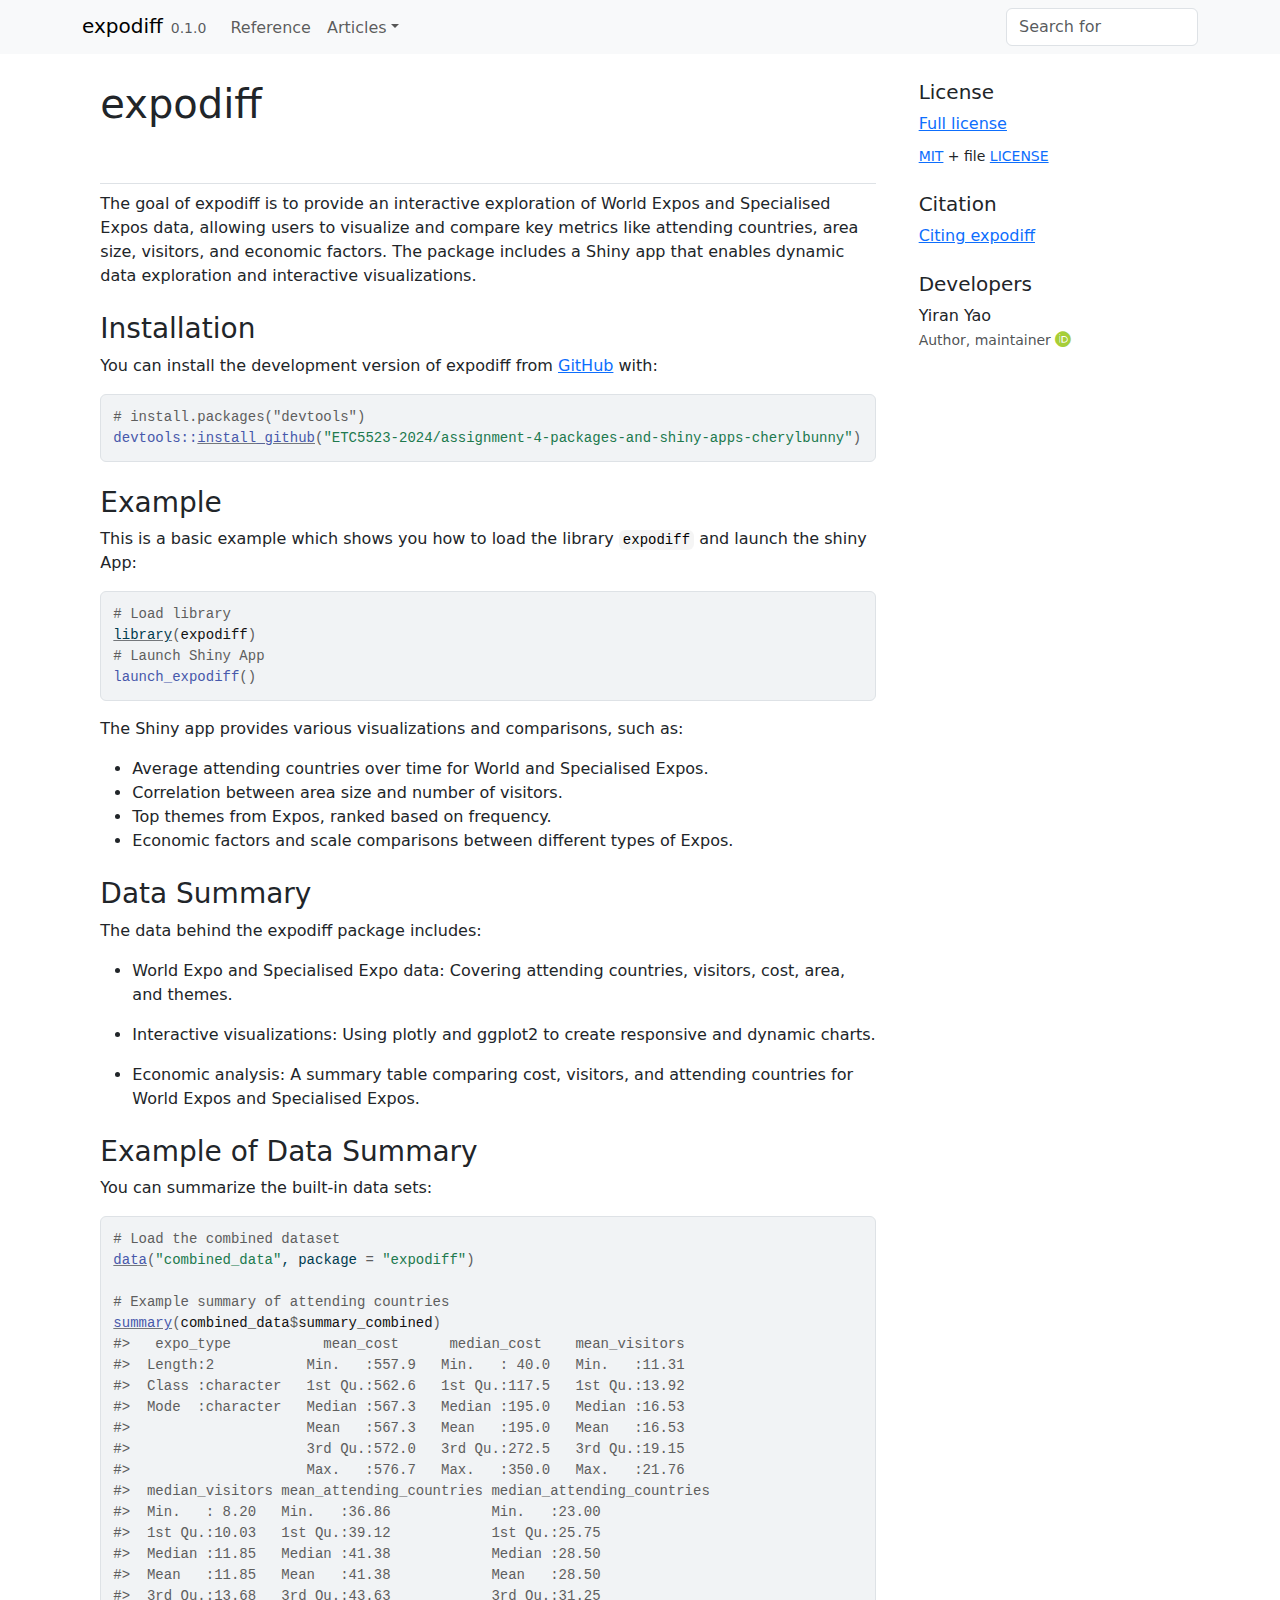
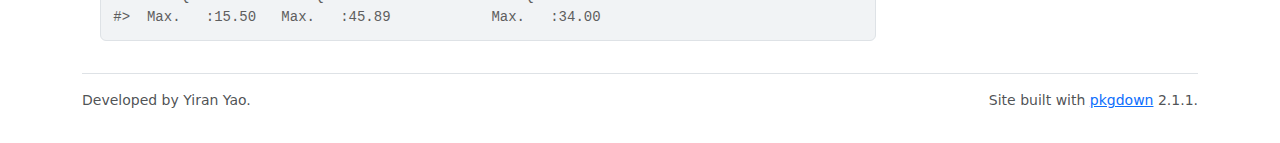
<file: docs/index.html>
<!DOCTYPE html>
<!-- Generated by pkgdown: do not edit by hand --><html lang="en">
<head>
<meta http-equiv="Content-Type" content="text/html; charset=UTF-8">
<meta charset="utf-8">
<meta http-equiv="X-UA-Compatible" content="IE=edge">
<meta name="viewport" content="width=device-width, initial-scale=1, shrink-to-fit=no">
<title>Package for Exploring World Expos and Specialised Expo data • expodiff</title>
<script src="deps/jquery-3.6.0/jquery-3.6.0.min.js"></script><meta name="viewport" content="width=device-width, initial-scale=1, shrink-to-fit=no">
<link href="deps/bootstrap-5.3.1/bootstrap.min.css" rel="stylesheet">
<script src="deps/bootstrap-5.3.1/bootstrap.bundle.min.js"></script><link href="deps/font-awesome-6.4.2/css/all.min.css" rel="stylesheet">
<link href="deps/font-awesome-6.4.2/css/v4-shims.min.css" rel="stylesheet">
<script src="deps/headroom-0.11.0/headroom.min.js"></script><script src="deps/headroom-0.11.0/jQuery.headroom.min.js"></script><script src="deps/bootstrap-toc-1.0.1/bootstrap-toc.min.js"></script><script src="deps/clipboard.js-2.0.11/clipboard.min.js"></script><script src="deps/search-1.0.0/autocomplete.jquery.min.js"></script><script src="deps/search-1.0.0/fuse.min.js"></script><script src="deps/search-1.0.0/mark.min.js"></script><!-- pkgdown --><script src="pkgdown.js"></script><meta property="og:title" content="Package for Exploring World Expos and Specialised Expo data">
<meta name="description" content="This package includes a dataset of world expos and specialised expo, along with a Shiny app to explore the data.">
<meta property="og:description" content="This package includes a dataset of world expos and specialised expo, along with a Shiny app to explore the data.">
</head>
<body>
    <a href="#main" class="visually-hidden-focusable">Skip to contents</a>


    <nav class="navbar navbar-expand-lg fixed-top bg-light" data-bs-theme="light" aria-label="Site navigation"><div class="container">

    <a class="navbar-brand me-2" href="index.html">expodiff</a>

    <small class="nav-text text-muted me-auto" data-bs-toggle="tooltip" data-bs-placement="bottom" title="">0.1.0</small>


    <button class="navbar-toggler" type="button" data-bs-toggle="collapse" data-bs-target="#navbar" aria-controls="navbar" aria-expanded="false" aria-label="Toggle navigation">
      <span class="navbar-toggler-icon"></span>
    </button>

    <div id="navbar" class="collapse navbar-collapse ms-3">
      <ul class="navbar-nav me-auto">
<li class="nav-item"><a class="nav-link" href="reference/index.html">Reference</a></li>
<li class="nav-item dropdown">
  <button class="nav-link dropdown-toggle" type="button" id="dropdown-articles" data-bs-toggle="dropdown" aria-expanded="false" aria-haspopup="true">Articles</button>
  <ul class="dropdown-menu" aria-labelledby="dropdown-articles">
<li><a class="dropdown-item" href="articles/expodiff_vignette.html">Exploring World Expos and Specialised Expos with `expodiff`</a></li>
  </ul>
</li>
      </ul>
<ul class="navbar-nav">
<li class="nav-item"><form class="form-inline" role="search">
 <input class="form-control" type="search" name="search-input" id="search-input" autocomplete="off" aria-label="Search site" placeholder="Search for" data-search-index="search.json">
</form></li>
      </ul>
</div>


  </div>
</nav><div class="container template-home">
<div class="row">
  <main id="main" class="col-md-9"><div class="section level1">
<div class="page-header"><h1 id="expodiff">expodiff<a class="anchor" aria-label="anchor" href="#expodiff"></a>
</h1></div>
<!-- badges: start -->
<!-- badges: end -->
<p>The goal of expodiff is to provide an interactive exploration of World Expos and Specialised Expos data, allowing users to visualize and compare key metrics like attending countries, area size, visitors, and economic factors. The package includes a Shiny app that enables dynamic data exploration and interactive visualizations.</p>
<div class="section level2">
<h2 id="installation">Installation<a class="anchor" aria-label="anchor" href="#installation"></a>
</h2>
<p>You can install the development version of expodiff from <a href="https://github.com/" class="external-link">GitHub</a> with:</p>
<div class="sourceCode" id="cb1"><pre class="downlit sourceCode r">
<code class="sourceCode R"><span><span class="co"># install.packages("devtools")</span></span>
<span><span class="fu">devtools</span><span class="fu">::</span><span class="fu"><a href="https://remotes.r-lib.org/reference/install_github.html" class="external-link">install_github</a></span><span class="op">(</span><span class="st">"ETC5523-2024/assignment-4-packages-and-shiny-apps-cherylbunny"</span><span class="op">)</span></span></code></pre></div>
</div>
<div class="section level2">
<h2 id="example">Example<a class="anchor" aria-label="anchor" href="#example"></a>
</h2>
<p>This is a basic example which shows you how to load the library <code>expodiff</code> and launch the shiny App:</p>
<div class="sourceCode" id="cb2"><pre class="downlit sourceCode r">
<code class="sourceCode R"><span><span class="co"># Load library </span></span>
<span><span class="kw"><a href="https://rdrr.io/r/base/library.html" class="external-link">library</a></span><span class="op">(</span><span class="va">expodiff</span><span class="op">)</span></span>
<span><span class="co"># Launch Shiny App </span></span>
<span><span class="fu">launch_expodiff</span><span class="op">(</span><span class="op">)</span></span></code></pre></div>
<p>The Shiny app provides various visualizations and comparisons, such as:</p>
<ul>
<li>Average attending countries over time for World and Specialised Expos.</li>
<li>Correlation between area size and number of visitors.</li>
<li>Top themes from Expos, ranked based on frequency.</li>
<li>Economic factors and scale comparisons between different types of Expos.</li>
</ul>
</div>
<div class="section level2">
<h2 id="data-summary">Data Summary<a class="anchor" aria-label="anchor" href="#data-summary"></a>
</h2>
<p>The data behind the expodiff package includes:</p>
<ul>
<li><p>World Expo and Specialised Expo data: Covering attending countries, visitors, cost, area, and themes.</p></li>
<li><p>Interactive visualizations: Using plotly and ggplot2 to create responsive and dynamic charts.</p></li>
<li><p>Economic analysis: A summary table comparing cost, visitors, and attending countries for World Expos and Specialised Expos.</p></li>
</ul>
</div>
<div class="section level2">
<h2 id="example-of-data-summary">Example of Data Summary<a class="anchor" aria-label="anchor" href="#example-of-data-summary"></a>
</h2>
<p>You can summarize the built-in data sets:</p>
<div class="sourceCode" id="cb3"><pre class="downlit sourceCode r">
<code class="sourceCode R"><span><span class="co"># Load the combined dataset</span></span>
<span><span class="fu"><a href="https://rdrr.io/r/utils/data.html" class="external-link">data</a></span><span class="op">(</span><span class="st">"combined_data"</span>, package <span class="op">=</span> <span class="st">"expodiff"</span><span class="op">)</span></span>
<span></span>
<span><span class="co"># Example summary of attending countries</span></span>
<span><span class="fu"><a href="https://rdrr.io/r/base/summary.html" class="external-link">summary</a></span><span class="op">(</span><span class="va">combined_data</span><span class="op">$</span><span class="va">summary_combined</span><span class="op">)</span></span>
<span><span class="co">#&gt;   expo_type           mean_cost      median_cost    mean_visitors  </span></span>
<span><span class="co">#&gt;  Length:2           Min.   :557.9   Min.   : 40.0   Min.   :11.31  </span></span>
<span><span class="co">#&gt;  Class :character   1st Qu.:562.6   1st Qu.:117.5   1st Qu.:13.92  </span></span>
<span><span class="co">#&gt;  Mode  :character   Median :567.3   Median :195.0   Median :16.53  </span></span>
<span><span class="co">#&gt;                     Mean   :567.3   Mean   :195.0   Mean   :16.53  </span></span>
<span><span class="co">#&gt;                     3rd Qu.:572.0   3rd Qu.:272.5   3rd Qu.:19.15  </span></span>
<span><span class="co">#&gt;                     Max.   :576.7   Max.   :350.0   Max.   :21.76  </span></span>
<span><span class="co">#&gt;  median_visitors mean_attending_countries median_attending_countries</span></span>
<span><span class="co">#&gt;  Min.   : 8.20   Min.   :36.86            Min.   :23.00             </span></span>
<span><span class="co">#&gt;  1st Qu.:10.03   1st Qu.:39.12            1st Qu.:25.75             </span></span>
<span><span class="co">#&gt;  Median :11.85   Median :41.38            Median :28.50             </span></span>
<span><span class="co">#&gt;  Mean   :11.85   Mean   :41.38            Mean   :28.50             </span></span>
<span><span class="co">#&gt;  3rd Qu.:13.68   3rd Qu.:43.63            3rd Qu.:31.25             </span></span>
<span><span class="co">#&gt;  Max.   :15.50   Max.   :45.89            Max.   :34.00</span></span></code></pre></div>
</div>
</div>
  </main><aside class="col-md-3"><div class="license">
<h2 data-toc-skip>License</h2>
<ul class="list-unstyled">
<li><a href="LICENSE.html">Full license</a></li>
<li><small><a href="https://opensource.org/licenses/mit-license.php" class="external-link">MIT</a> + file <a href="LICENSE-text.html">LICENSE</a></small></li>
</ul>
</div>


<div class="citation">
<h2 data-toc-skip>Citation</h2>
<ul class="list-unstyled">
<li><a href="authors.html#citation">Citing expodiff</a></li>
</ul>
</div>

<div class="developers">
<h2 data-toc-skip>Developers</h2>
<ul class="list-unstyled">
<li>Yiran Yao <br><small class="roles"> Author, maintainer </small> <a href="https://orcid.org/YOUR-ORCID-ID" target="orcid.widget" aria-label="ORCID" class="external-link"><span class="fab fa-orcid orcid" aria-hidden="true"></span></a> </li>
</ul>
</div>



  </aside>
</div>


    <footer><div class="pkgdown-footer-left">
  <p>Developed by Yiran Yao.</p>
</div>

<div class="pkgdown-footer-right">
  <p>Site built with <a href="https://pkgdown.r-lib.org/" class="external-link">pkgdown</a> 2.1.1.</p>
</div>

    </footer>
</div>





  </body>
</html>
</file>
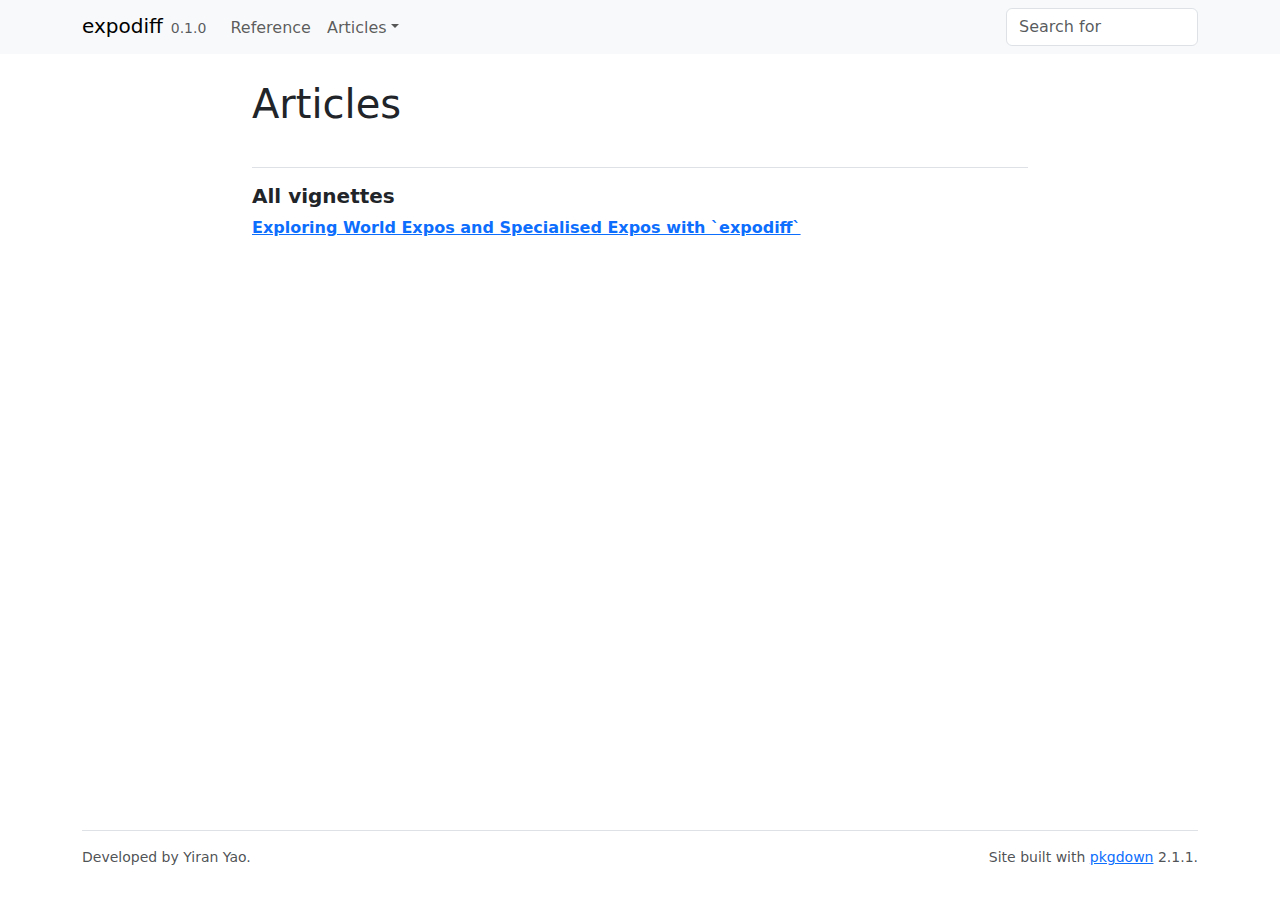
<file: docs/articles/index.html>
<!DOCTYPE html>
<!-- Generated by pkgdown: do not edit by hand --><html lang="en"><head><meta http-equiv="Content-Type" content="text/html; charset=UTF-8"><meta charset="utf-8"><meta http-equiv="X-UA-Compatible" content="IE=edge"><meta name="viewport" content="width=device-width, initial-scale=1, shrink-to-fit=no"><title>Articles • expodiff</title><script src="../deps/jquery-3.6.0/jquery-3.6.0.min.js"></script><meta name="viewport" content="width=device-width, initial-scale=1, shrink-to-fit=no"><link href="../deps/bootstrap-5.3.1/bootstrap.min.css" rel="stylesheet"><script src="../deps/bootstrap-5.3.1/bootstrap.bundle.min.js"></script><link href="../deps/font-awesome-6.4.2/css/all.min.css" rel="stylesheet"><link href="../deps/font-awesome-6.4.2/css/v4-shims.min.css" rel="stylesheet"><script src="../deps/headroom-0.11.0/headroom.min.js"></script><script src="../deps/headroom-0.11.0/jQuery.headroom.min.js"></script><script src="../deps/bootstrap-toc-1.0.1/bootstrap-toc.min.js"></script><script src="../deps/clipboard.js-2.0.11/clipboard.min.js"></script><script src="../deps/search-1.0.0/autocomplete.jquery.min.js"></script><script src="../deps/search-1.0.0/fuse.min.js"></script><script src="../deps/search-1.0.0/mark.min.js"></script><!-- pkgdown --><script src="../pkgdown.js"></script><meta property="og:title" content="Articles"></head><body>
    <a href="#main" class="visually-hidden-focusable">Skip to contents</a>


    <nav class="navbar navbar-expand-lg fixed-top bg-light" data-bs-theme="light" aria-label="Site navigation"><div class="container">

    <a class="navbar-brand me-2" href="../index.html">expodiff</a>

    <small class="nav-text text-muted me-auto" data-bs-toggle="tooltip" data-bs-placement="bottom" title="">0.1.0</small>


    <button class="navbar-toggler" type="button" data-bs-toggle="collapse" data-bs-target="#navbar" aria-controls="navbar" aria-expanded="false" aria-label="Toggle navigation">
      <span class="navbar-toggler-icon"></span>
    </button>

    <div id="navbar" class="collapse navbar-collapse ms-3">
      <ul class="navbar-nav me-auto"><li class="nav-item"><a class="nav-link" href="../reference/index.html">Reference</a></li>
<li class="nav-item dropdown">
  <button class="nav-link dropdown-toggle" type="button" id="dropdown-articles" data-bs-toggle="dropdown" aria-expanded="false" aria-haspopup="true">Articles</button>
  <ul class="dropdown-menu" aria-labelledby="dropdown-articles"><li><a class="dropdown-item" href="../articles/expodiff_vignette.html">Exploring World Expos and Specialised Expos with `expodiff`</a></li>
  </ul></li>
      </ul><ul class="navbar-nav"><li class="nav-item"><form class="form-inline" role="search">
 <input class="form-control" type="search" name="search-input" id="search-input" autocomplete="off" aria-label="Search site" placeholder="Search for" data-search-index="../search.json"></form></li>
      </ul></div>


  </div>
</nav><div class="container template-article-index">
<div class="row">
  <main id="main" class="col-md-9"><div class="page-header">

      <h1>Articles</h1>
    </div>

    <div class="section ">
      <h3>All vignettes</h3>
      <div class="section-desc"></div>

      <dl><dt><a href="expodiff_vignette.html">Exploring World Expos and Specialised Expos with `expodiff`</a></dt>
        <dd>
      </dd></dl></div>
  </main></div>


    <footer><div class="pkgdown-footer-left">
  <p>Developed by Yiran Yao.</p>
</div>

<div class="pkgdown-footer-right">
  <p>Site built with <a href="https://pkgdown.r-lib.org/" class="external-link">pkgdown</a> 2.1.1.</p>
</div>

    </footer></div>





  </body></html>
</file>
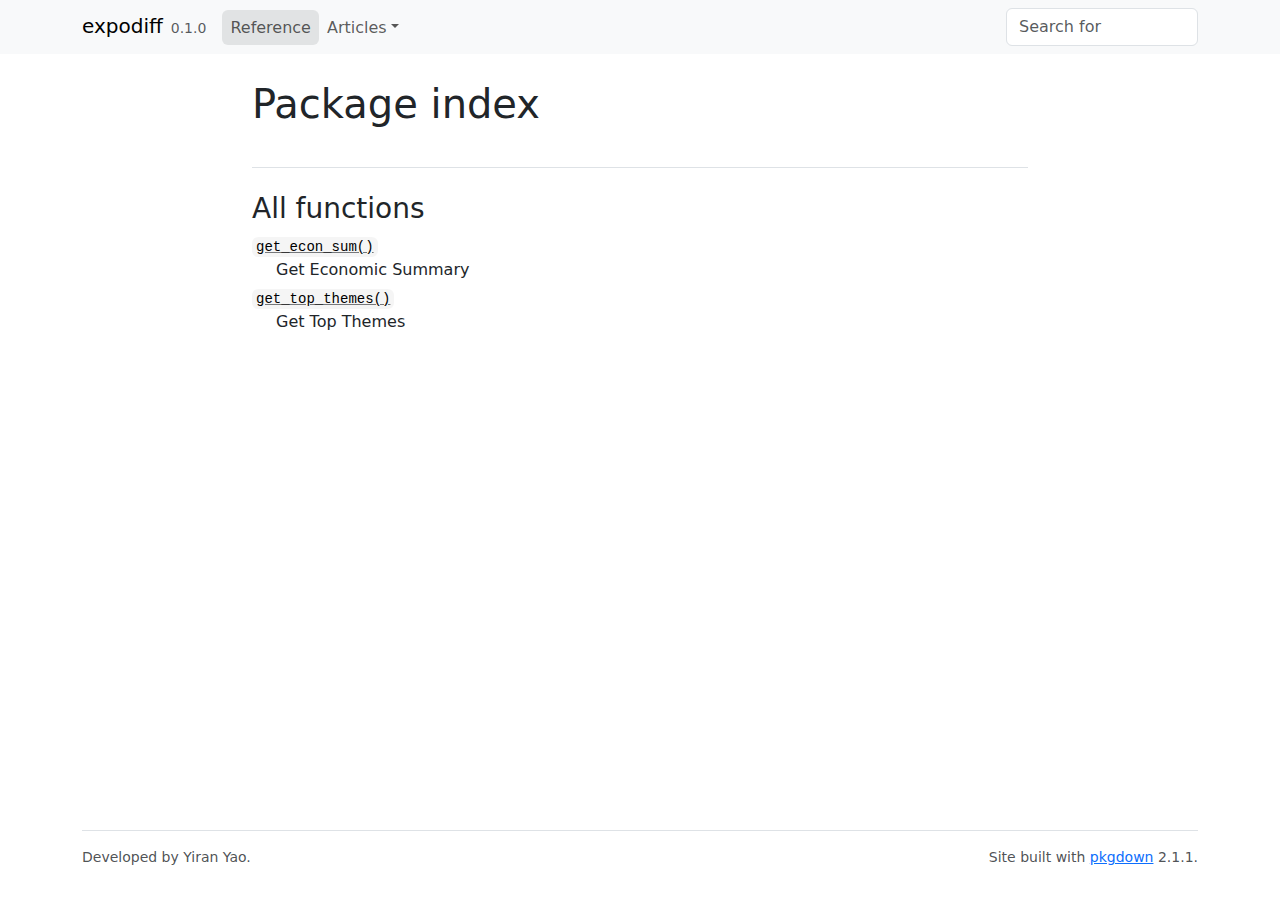
<file: docs/reference/index.html>
<!DOCTYPE html>
<!-- Generated by pkgdown: do not edit by hand --><html lang="en"><head><meta http-equiv="Content-Type" content="text/html; charset=UTF-8"><meta charset="utf-8"><meta http-equiv="X-UA-Compatible" content="IE=edge"><meta name="viewport" content="width=device-width, initial-scale=1, shrink-to-fit=no"><title>Package index • expodiff</title><script src="../deps/jquery-3.6.0/jquery-3.6.0.min.js"></script><meta name="viewport" content="width=device-width, initial-scale=1, shrink-to-fit=no"><link href="../deps/bootstrap-5.3.1/bootstrap.min.css" rel="stylesheet"><script src="../deps/bootstrap-5.3.1/bootstrap.bundle.min.js"></script><link href="../deps/font-awesome-6.4.2/css/all.min.css" rel="stylesheet"><link href="../deps/font-awesome-6.4.2/css/v4-shims.min.css" rel="stylesheet"><script src="../deps/headroom-0.11.0/headroom.min.js"></script><script src="../deps/headroom-0.11.0/jQuery.headroom.min.js"></script><script src="../deps/bootstrap-toc-1.0.1/bootstrap-toc.min.js"></script><script src="../deps/clipboard.js-2.0.11/clipboard.min.js"></script><script src="../deps/search-1.0.0/autocomplete.jquery.min.js"></script><script src="../deps/search-1.0.0/fuse.min.js"></script><script src="../deps/search-1.0.0/mark.min.js"></script><!-- pkgdown --><script src="../pkgdown.js"></script><meta property="og:title" content="Package index"></head><body>
    <a href="#main" class="visually-hidden-focusable">Skip to contents</a>


    <nav class="navbar navbar-expand-lg fixed-top bg-light" data-bs-theme="light" aria-label="Site navigation"><div class="container">

    <a class="navbar-brand me-2" href="../index.html">expodiff</a>

    <small class="nav-text text-muted me-auto" data-bs-toggle="tooltip" data-bs-placement="bottom" title="">0.1.0</small>


    <button class="navbar-toggler" type="button" data-bs-toggle="collapse" data-bs-target="#navbar" aria-controls="navbar" aria-expanded="false" aria-label="Toggle navigation">
      <span class="navbar-toggler-icon"></span>
    </button>

    <div id="navbar" class="collapse navbar-collapse ms-3">
      <ul class="navbar-nav me-auto"><li class="active nav-item"><a class="nav-link" href="../reference/index.html">Reference</a></li>
<li class="nav-item dropdown">
  <button class="nav-link dropdown-toggle" type="button" id="dropdown-articles" data-bs-toggle="dropdown" aria-expanded="false" aria-haspopup="true">Articles</button>
  <ul class="dropdown-menu" aria-labelledby="dropdown-articles"><li><a class="dropdown-item" href="../articles/expodiff_vignette.html">Exploring World Expos and Specialised Expos with `expodiff`</a></li>
  </ul></li>
      </ul><ul class="navbar-nav"><li class="nav-item"><form class="form-inline" role="search">
 <input class="form-control" type="search" name="search-input" id="search-input" autocomplete="off" aria-label="Search site" placeholder="Search for" data-search-index="../search.json"></form></li>
      </ul></div>


  </div>
</nav><div class="container template-reference-index">
<div class="row">
  <main id="main" class="col-md-9"><div class="page-header">

      <h1>Package index</h1>
    </div>

    <div class="section level2">
      <h2 id="all-functions">All functions<a class="anchor" aria-label="anchor" href="#all-functions"></a></h2>




    </div><div class="section level2">




      <dl><dt>

          <code><a href="get_econ_sum.html">get_econ_sum()</a></code>

        </dt>
        <dd>Get Economic Summary</dd>
      </dl><dl><dt>

          <code><a href="get_top_themes.html">get_top_themes()</a></code>

        </dt>
        <dd>Get Top Themes</dd>
      </dl></div>
  </main></div>


    <footer><div class="pkgdown-footer-left">
  <p>Developed by Yiran Yao.</p>
</div>

<div class="pkgdown-footer-right">
  <p>Site built with <a href="https://pkgdown.r-lib.org/" class="external-link">pkgdown</a> 2.1.1.</p>
</div>

    </footer></div>





  </body></html>
</file>
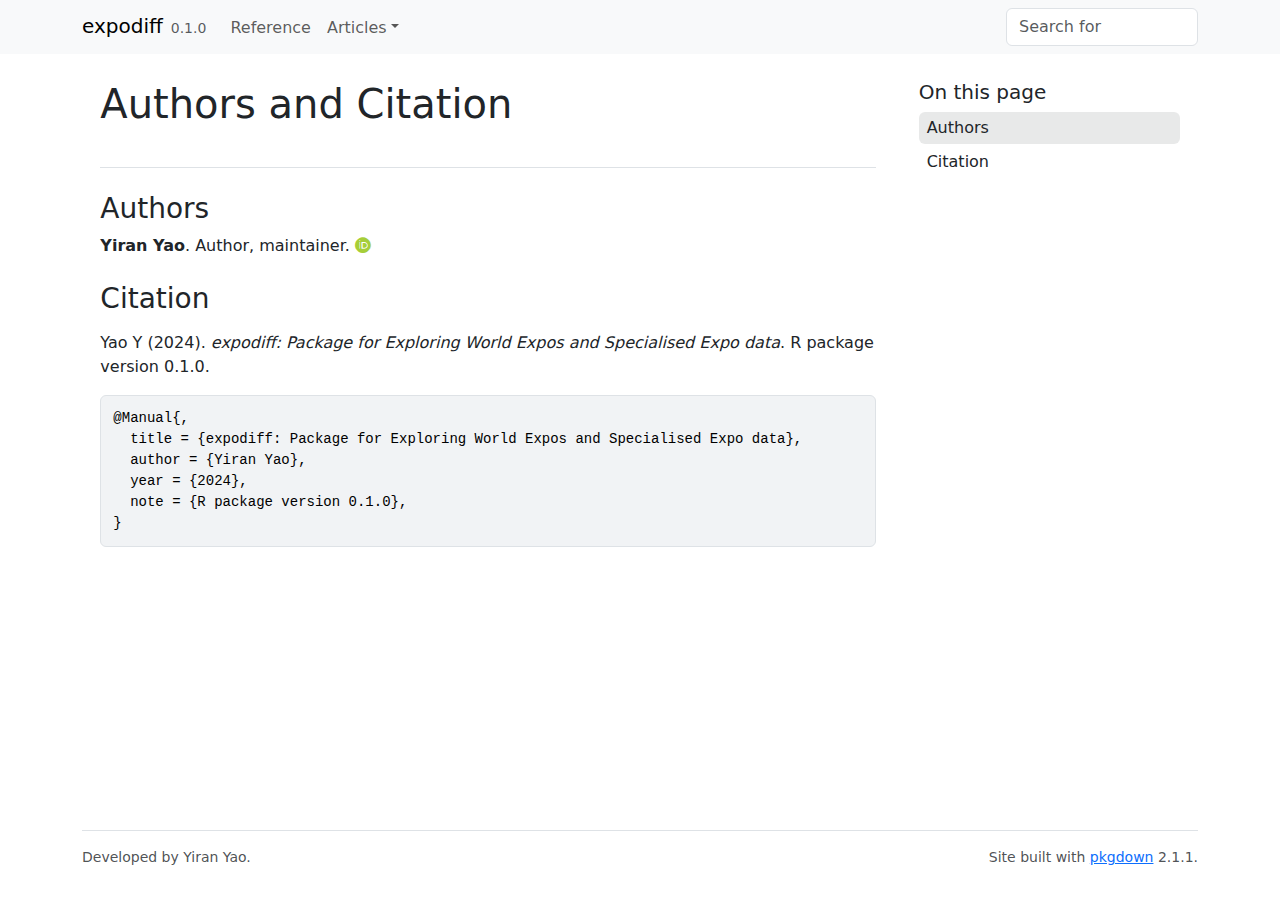
<file: docs/authors.html>
<!DOCTYPE html>
<!-- Generated by pkgdown: do not edit by hand --><html lang="en"><head><meta http-equiv="Content-Type" content="text/html; charset=UTF-8"><meta charset="utf-8"><meta http-equiv="X-UA-Compatible" content="IE=edge"><meta name="viewport" content="width=device-width, initial-scale=1, shrink-to-fit=no"><title>Authors and Citation • expodiff</title><script src="deps/jquery-3.6.0/jquery-3.6.0.min.js"></script><meta name="viewport" content="width=device-width, initial-scale=1, shrink-to-fit=no"><link href="deps/bootstrap-5.3.1/bootstrap.min.css" rel="stylesheet"><script src="deps/bootstrap-5.3.1/bootstrap.bundle.min.js"></script><link href="deps/font-awesome-6.4.2/css/all.min.css" rel="stylesheet"><link href="deps/font-awesome-6.4.2/css/v4-shims.min.css" rel="stylesheet"><script src="deps/headroom-0.11.0/headroom.min.js"></script><script src="deps/headroom-0.11.0/jQuery.headroom.min.js"></script><script src="deps/bootstrap-toc-1.0.1/bootstrap-toc.min.js"></script><script src="deps/clipboard.js-2.0.11/clipboard.min.js"></script><script src="deps/search-1.0.0/autocomplete.jquery.min.js"></script><script src="deps/search-1.0.0/fuse.min.js"></script><script src="deps/search-1.0.0/mark.min.js"></script><!-- pkgdown --><script src="pkgdown.js"></script><meta property="og:title" content="Authors and Citation"></head><body>
    <a href="#main" class="visually-hidden-focusable">Skip to contents</a>


    <nav class="navbar navbar-expand-lg fixed-top bg-light" data-bs-theme="light" aria-label="Site navigation"><div class="container">

    <a class="navbar-brand me-2" href="index.html">expodiff</a>

    <small class="nav-text text-muted me-auto" data-bs-toggle="tooltip" data-bs-placement="bottom" title="">0.1.0</small>


    <button class="navbar-toggler" type="button" data-bs-toggle="collapse" data-bs-target="#navbar" aria-controls="navbar" aria-expanded="false" aria-label="Toggle navigation">
      <span class="navbar-toggler-icon"></span>
    </button>

    <div id="navbar" class="collapse navbar-collapse ms-3">
      <ul class="navbar-nav me-auto"><li class="nav-item"><a class="nav-link" href="reference/index.html">Reference</a></li>
<li class="nav-item dropdown">
  <button class="nav-link dropdown-toggle" type="button" id="dropdown-articles" data-bs-toggle="dropdown" aria-expanded="false" aria-haspopup="true">Articles</button>
  <ul class="dropdown-menu" aria-labelledby="dropdown-articles"><li><a class="dropdown-item" href="articles/expodiff_vignette.html">Exploring World Expos and Specialised Expos with `expodiff`</a></li>
  </ul></li>
      </ul><ul class="navbar-nav"><li class="nav-item"><form class="form-inline" role="search">
 <input class="form-control" type="search" name="search-input" id="search-input" autocomplete="off" aria-label="Search site" placeholder="Search for" data-search-index="search.json"></form></li>
      </ul></div>


  </div>
</nav><div class="container template-citation-authors">
<div class="row">
  <main id="main" class="col-md-9"><div class="page-header">

      <h1>Authors and Citation</h1>
    </div>

    <div class="section level2">
      <h2>Authors</h2>

      <ul class="list-unstyled"><li>
          <p><strong>Yiran Yao</strong>. Author, maintainer. <a href="https://orcid.org/YOUR-ORCID-ID" target="orcid.widget" aria-label="ORCID" class="external-link"><span class="fab fa-orcid orcid" aria-hidden="true"></span></a>
          </p>
        </li>
      </ul></div>

    <div class="section level2">
      <h2 id="citation">Citation</h2>
      <p></p>

      <p>Yao Y (2024).
<em>expodiff: Package for Exploring World Expos and Specialised Expo data</em>.
R package version 0.1.0.
</p>
      <pre>@Manual{,
  title = {expodiff: Package for Exploring World Expos and Specialised Expo data},
  author = {Yiran Yao},
  year = {2024},
  note = {R package version 0.1.0},
}</pre>
    </div>

  </main><aside class="col-md-3"><nav id="toc" aria-label="Table of contents"><h2>On this page</h2>
    </nav></aside></div>


    <footer><div class="pkgdown-footer-left">
  <p>Developed by Yiran Yao.</p>
</div>

<div class="pkgdown-footer-right">
  <p>Site built with <a href="https://pkgdown.r-lib.org/" class="external-link">pkgdown</a> 2.1.1.</p>
</div>

    </footer></div>





  </body></html>
</file>
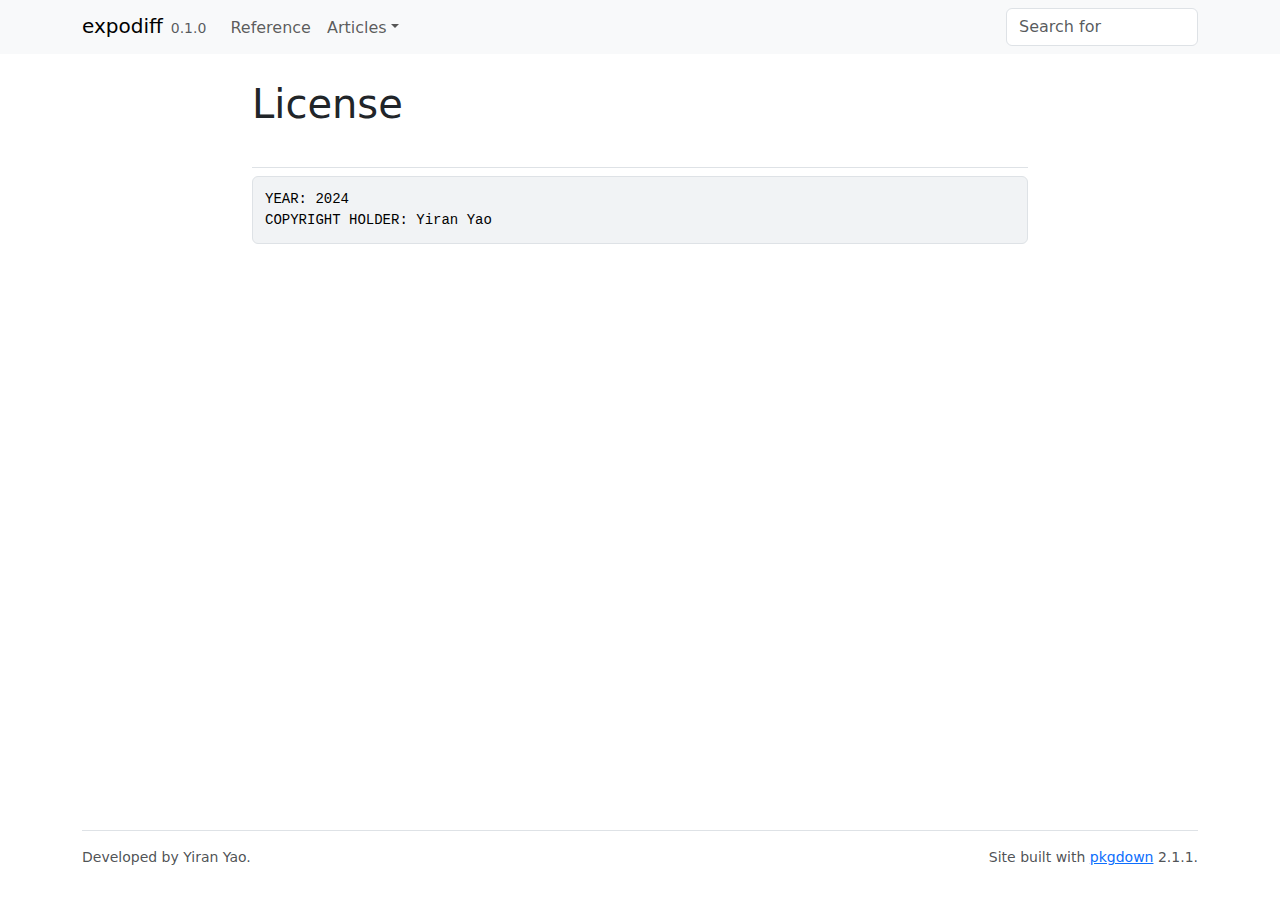
<file: docs/LICENSE-text.html>
<!DOCTYPE html>
<!-- Generated by pkgdown: do not edit by hand --><html lang="en"><head><meta http-equiv="Content-Type" content="text/html; charset=UTF-8"><meta charset="utf-8"><meta http-equiv="X-UA-Compatible" content="IE=edge"><meta name="viewport" content="width=device-width, initial-scale=1, shrink-to-fit=no"><title>License • expodiff</title><script src="deps/jquery-3.6.0/jquery-3.6.0.min.js"></script><meta name="viewport" content="width=device-width, initial-scale=1, shrink-to-fit=no"><link href="deps/bootstrap-5.3.1/bootstrap.min.css" rel="stylesheet"><script src="deps/bootstrap-5.3.1/bootstrap.bundle.min.js"></script><link href="deps/font-awesome-6.4.2/css/all.min.css" rel="stylesheet"><link href="deps/font-awesome-6.4.2/css/v4-shims.min.css" rel="stylesheet"><script src="deps/headroom-0.11.0/headroom.min.js"></script><script src="deps/headroom-0.11.0/jQuery.headroom.min.js"></script><script src="deps/bootstrap-toc-1.0.1/bootstrap-toc.min.js"></script><script src="deps/clipboard.js-2.0.11/clipboard.min.js"></script><script src="deps/search-1.0.0/autocomplete.jquery.min.js"></script><script src="deps/search-1.0.0/fuse.min.js"></script><script src="deps/search-1.0.0/mark.min.js"></script><!-- pkgdown --><script src="pkgdown.js"></script><meta property="og:title" content="License"></head><body>
    <a href="#main" class="visually-hidden-focusable">Skip to contents</a>


    <nav class="navbar navbar-expand-lg fixed-top bg-light" data-bs-theme="light" aria-label="Site navigation"><div class="container">

    <a class="navbar-brand me-2" href="index.html">expodiff</a>

    <small class="nav-text text-muted me-auto" data-bs-toggle="tooltip" data-bs-placement="bottom" title="">0.1.0</small>


    <button class="navbar-toggler" type="button" data-bs-toggle="collapse" data-bs-target="#navbar" aria-controls="navbar" aria-expanded="false" aria-label="Toggle navigation">
      <span class="navbar-toggler-icon"></span>
    </button>

    <div id="navbar" class="collapse navbar-collapse ms-3">
      <ul class="navbar-nav me-auto"><li class="nav-item"><a class="nav-link" href="reference/index.html">Reference</a></li>
<li class="nav-item dropdown">
  <button class="nav-link dropdown-toggle" type="button" id="dropdown-articles" data-bs-toggle="dropdown" aria-expanded="false" aria-haspopup="true">Articles</button>
  <ul class="dropdown-menu" aria-labelledby="dropdown-articles"><li><a class="dropdown-item" href="articles/expodiff_vignette.html">Exploring World Expos and Specialised Expos with `expodiff`</a></li>
  </ul></li>
      </ul><ul class="navbar-nav"><li class="nav-item"><form class="form-inline" role="search">
 <input class="form-control" type="search" name="search-input" id="search-input" autocomplete="off" aria-label="Search site" placeholder="Search for" data-search-index="search.json"></form></li>
      </ul></div>


  </div>
</nav><div class="container template-title-body">
<div class="row">
  <main id="main" class="col-md-9"><div class="page-header">

      <h1>License</h1>

    </div>

<pre>YEAR: 2024
COPYRIGHT HOLDER: Yiran Yao
</pre>

  </main></div>


    <footer><div class="pkgdown-footer-left">
  <p>Developed by Yiran Yao.</p>
</div>

<div class="pkgdown-footer-right">
  <p>Site built with <a href="https://pkgdown.r-lib.org/" class="external-link">pkgdown</a> 2.1.1.</p>
</div>

    </footer></div>





  </body></html>
</file>
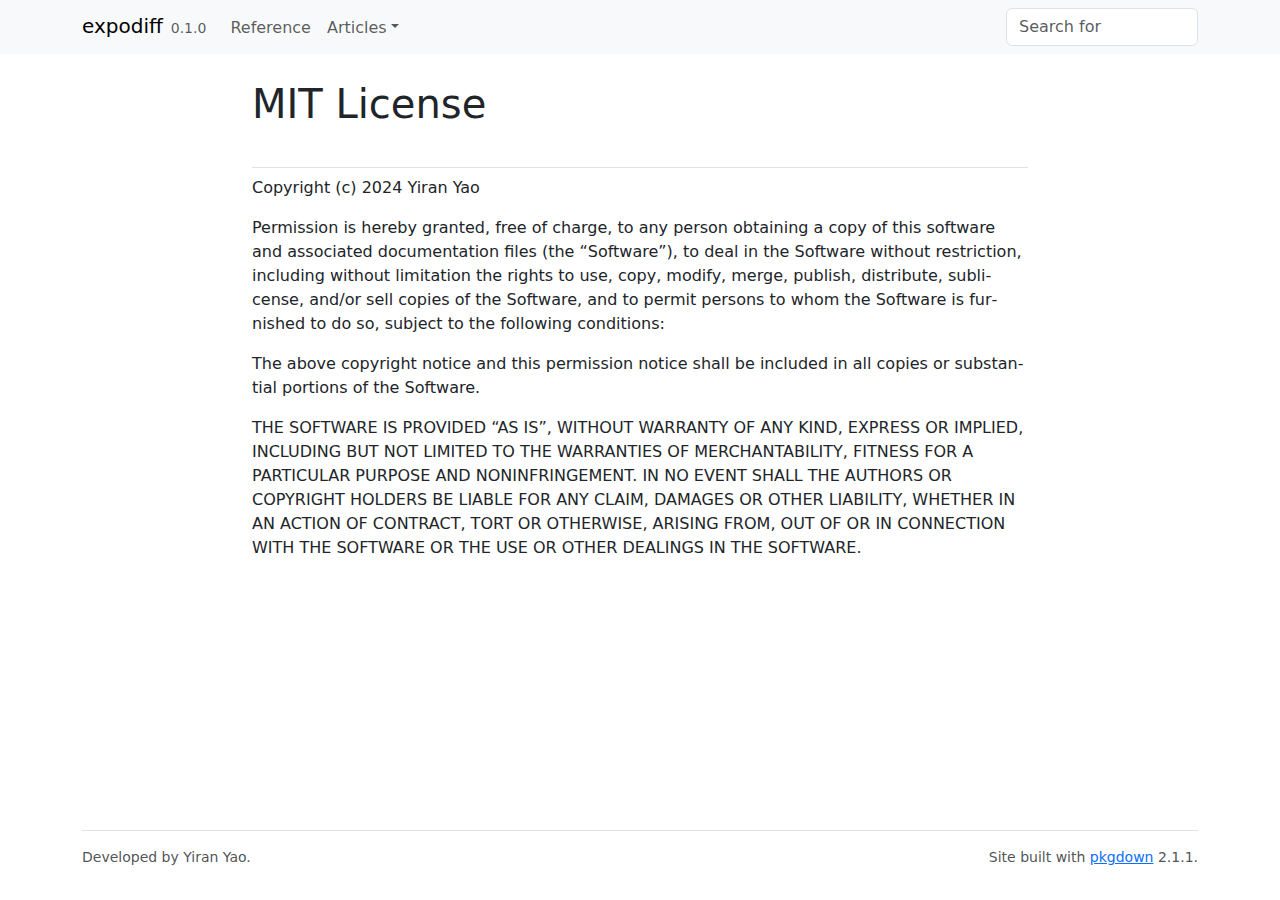
<file: docs/LICENSE.html>
<!DOCTYPE html>
<!-- Generated by pkgdown: do not edit by hand --><html lang="en"><head><meta http-equiv="Content-Type" content="text/html; charset=UTF-8"><meta charset="utf-8"><meta http-equiv="X-UA-Compatible" content="IE=edge"><meta name="viewport" content="width=device-width, initial-scale=1, shrink-to-fit=no"><title>MIT License • expodiff</title><script src="deps/jquery-3.6.0/jquery-3.6.0.min.js"></script><meta name="viewport" content="width=device-width, initial-scale=1, shrink-to-fit=no"><link href="deps/bootstrap-5.3.1/bootstrap.min.css" rel="stylesheet"><script src="deps/bootstrap-5.3.1/bootstrap.bundle.min.js"></script><link href="deps/font-awesome-6.4.2/css/all.min.css" rel="stylesheet"><link href="deps/font-awesome-6.4.2/css/v4-shims.min.css" rel="stylesheet"><script src="deps/headroom-0.11.0/headroom.min.js"></script><script src="deps/headroom-0.11.0/jQuery.headroom.min.js"></script><script src="deps/bootstrap-toc-1.0.1/bootstrap-toc.min.js"></script><script src="deps/clipboard.js-2.0.11/clipboard.min.js"></script><script src="deps/search-1.0.0/autocomplete.jquery.min.js"></script><script src="deps/search-1.0.0/fuse.min.js"></script><script src="deps/search-1.0.0/mark.min.js"></script><!-- pkgdown --><script src="pkgdown.js"></script><meta property="og:title" content="MIT License"></head><body>
    <a href="#main" class="visually-hidden-focusable">Skip to contents</a>


    <nav class="navbar navbar-expand-lg fixed-top bg-light" data-bs-theme="light" aria-label="Site navigation"><div class="container">

    <a class="navbar-brand me-2" href="index.html">expodiff</a>

    <small class="nav-text text-muted me-auto" data-bs-toggle="tooltip" data-bs-placement="bottom" title="">0.1.0</small>


    <button class="navbar-toggler" type="button" data-bs-toggle="collapse" data-bs-target="#navbar" aria-controls="navbar" aria-expanded="false" aria-label="Toggle navigation">
      <span class="navbar-toggler-icon"></span>
    </button>

    <div id="navbar" class="collapse navbar-collapse ms-3">
      <ul class="navbar-nav me-auto"><li class="nav-item"><a class="nav-link" href="reference/index.html">Reference</a></li>
<li class="nav-item dropdown">
  <button class="nav-link dropdown-toggle" type="button" id="dropdown-articles" data-bs-toggle="dropdown" aria-expanded="false" aria-haspopup="true">Articles</button>
  <ul class="dropdown-menu" aria-labelledby="dropdown-articles"><li><a class="dropdown-item" href="articles/expodiff_vignette.html">Exploring World Expos and Specialised Expos with `expodiff`</a></li>
  </ul></li>
      </ul><ul class="navbar-nav"><li class="nav-item"><form class="form-inline" role="search">
 <input class="form-control" type="search" name="search-input" id="search-input" autocomplete="off" aria-label="Search site" placeholder="Search for" data-search-index="search.json"></form></li>
      </ul></div>


  </div>
</nav><div class="container template-title-body">
<div class="row">
  <main id="main" class="col-md-9"><div class="page-header">

      <h1>MIT License</h1>

    </div>

<div id="mit-license" class="section level1">

<p>Copyright (c) 2024 Yiran Yao</p>
<p>Permission is hereby granted, free of charge, to any person obtaining a copy of this software and associated documentation files (the “Software”), to deal in the Software without restriction, including without limitation the rights to use, copy, modify, merge, publish, distribute, sublicense, and/or sell copies of the Software, and to permit persons to whom the Software is furnished to do so, subject to the following conditions:</p>
<p>The above copyright notice and this permission notice shall be included in all copies or substantial portions of the Software.</p>
<p>THE SOFTWARE IS PROVIDED “AS IS”, WITHOUT WARRANTY OF ANY KIND, EXPRESS OR IMPLIED, INCLUDING BUT NOT LIMITED TO THE WARRANTIES OF MERCHANTABILITY, FITNESS FOR A PARTICULAR PURPOSE AND NONINFRINGEMENT. IN NO EVENT SHALL THE AUTHORS OR COPYRIGHT HOLDERS BE LIABLE FOR ANY CLAIM, DAMAGES OR OTHER LIABILITY, WHETHER IN AN ACTION OF CONTRACT, TORT OR OTHERWISE, ARISING FROM, OUT OF OR IN CONNECTION WITH THE SOFTWARE OR THE USE OR OTHER DEALINGS IN THE SOFTWARE.</p>
</div>

  </main></div>


    <footer><div class="pkgdown-footer-left">
  <p>Developed by Yiran Yao.</p>
</div>

<div class="pkgdown-footer-right">
  <p>Site built with <a href="https://pkgdown.r-lib.org/" class="external-link">pkgdown</a> 2.1.1.</p>
</div>

    </footer></div>





  </body></html>
</file>
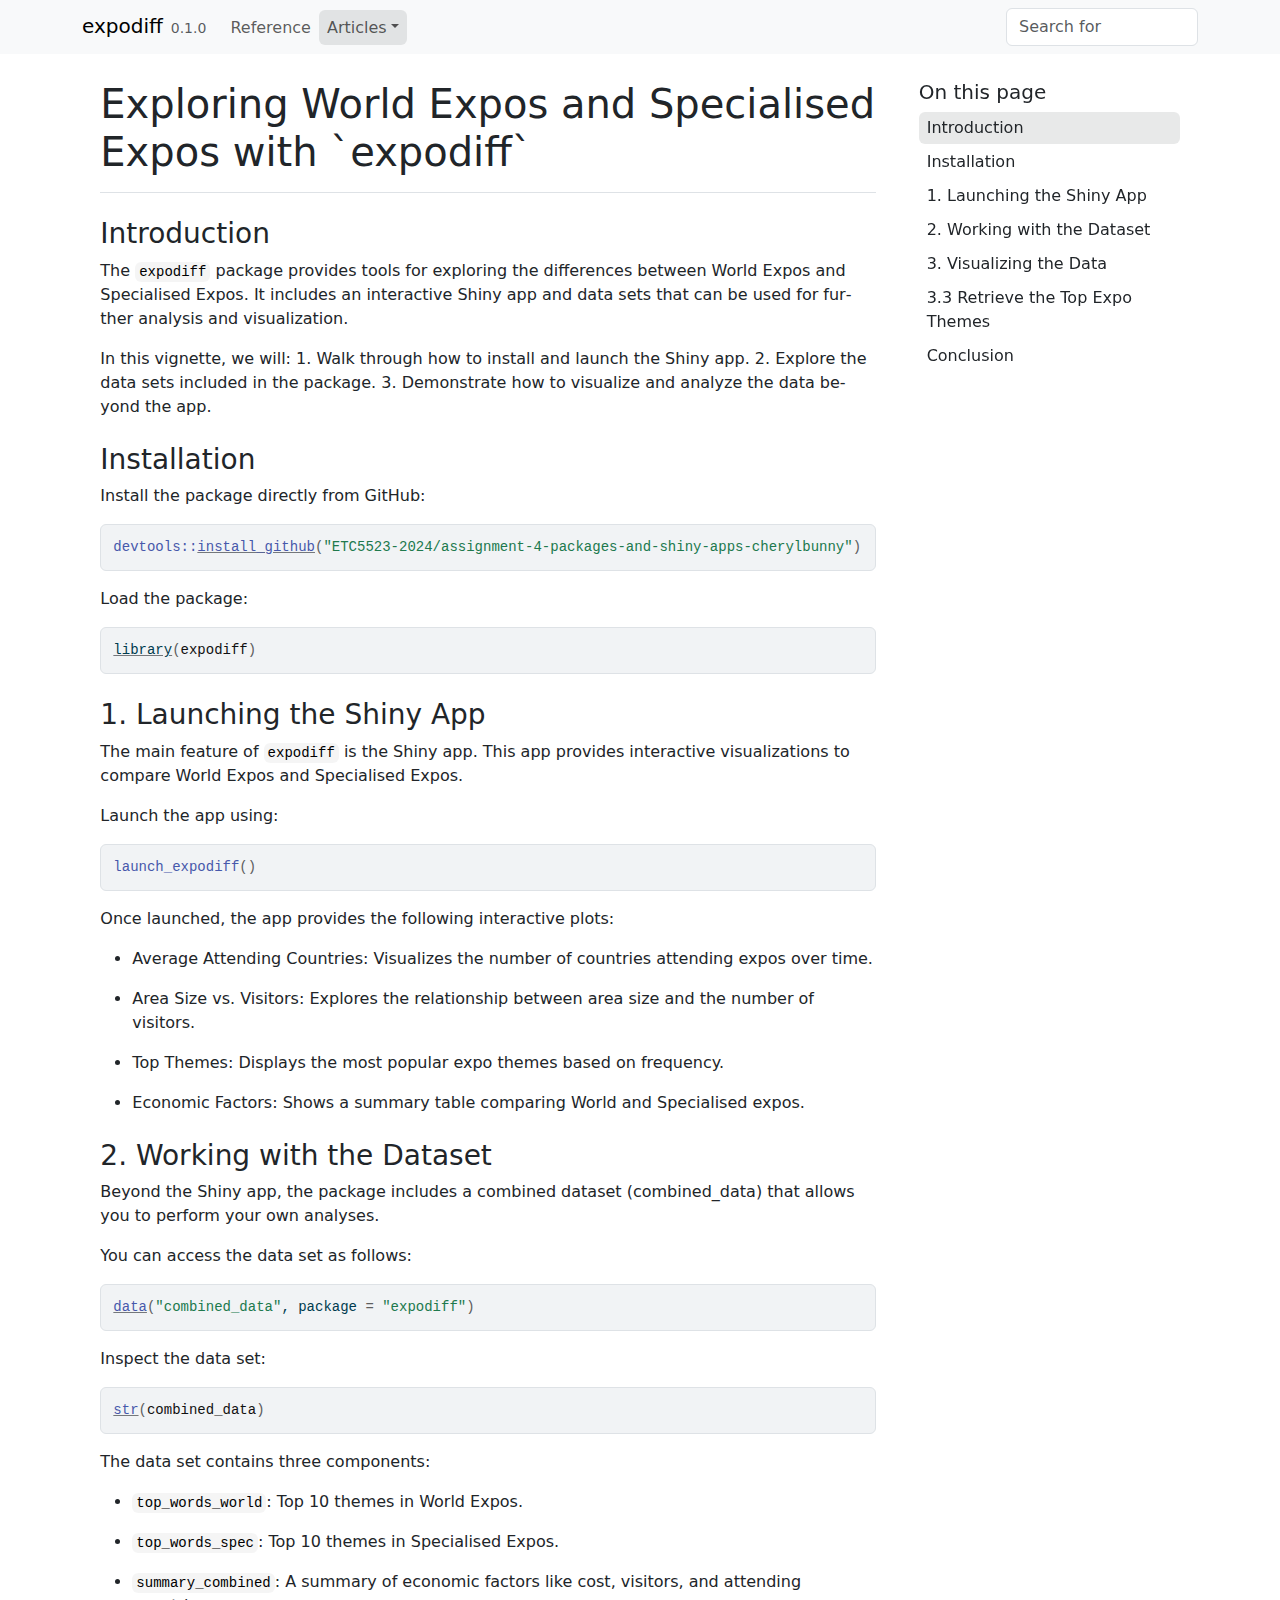
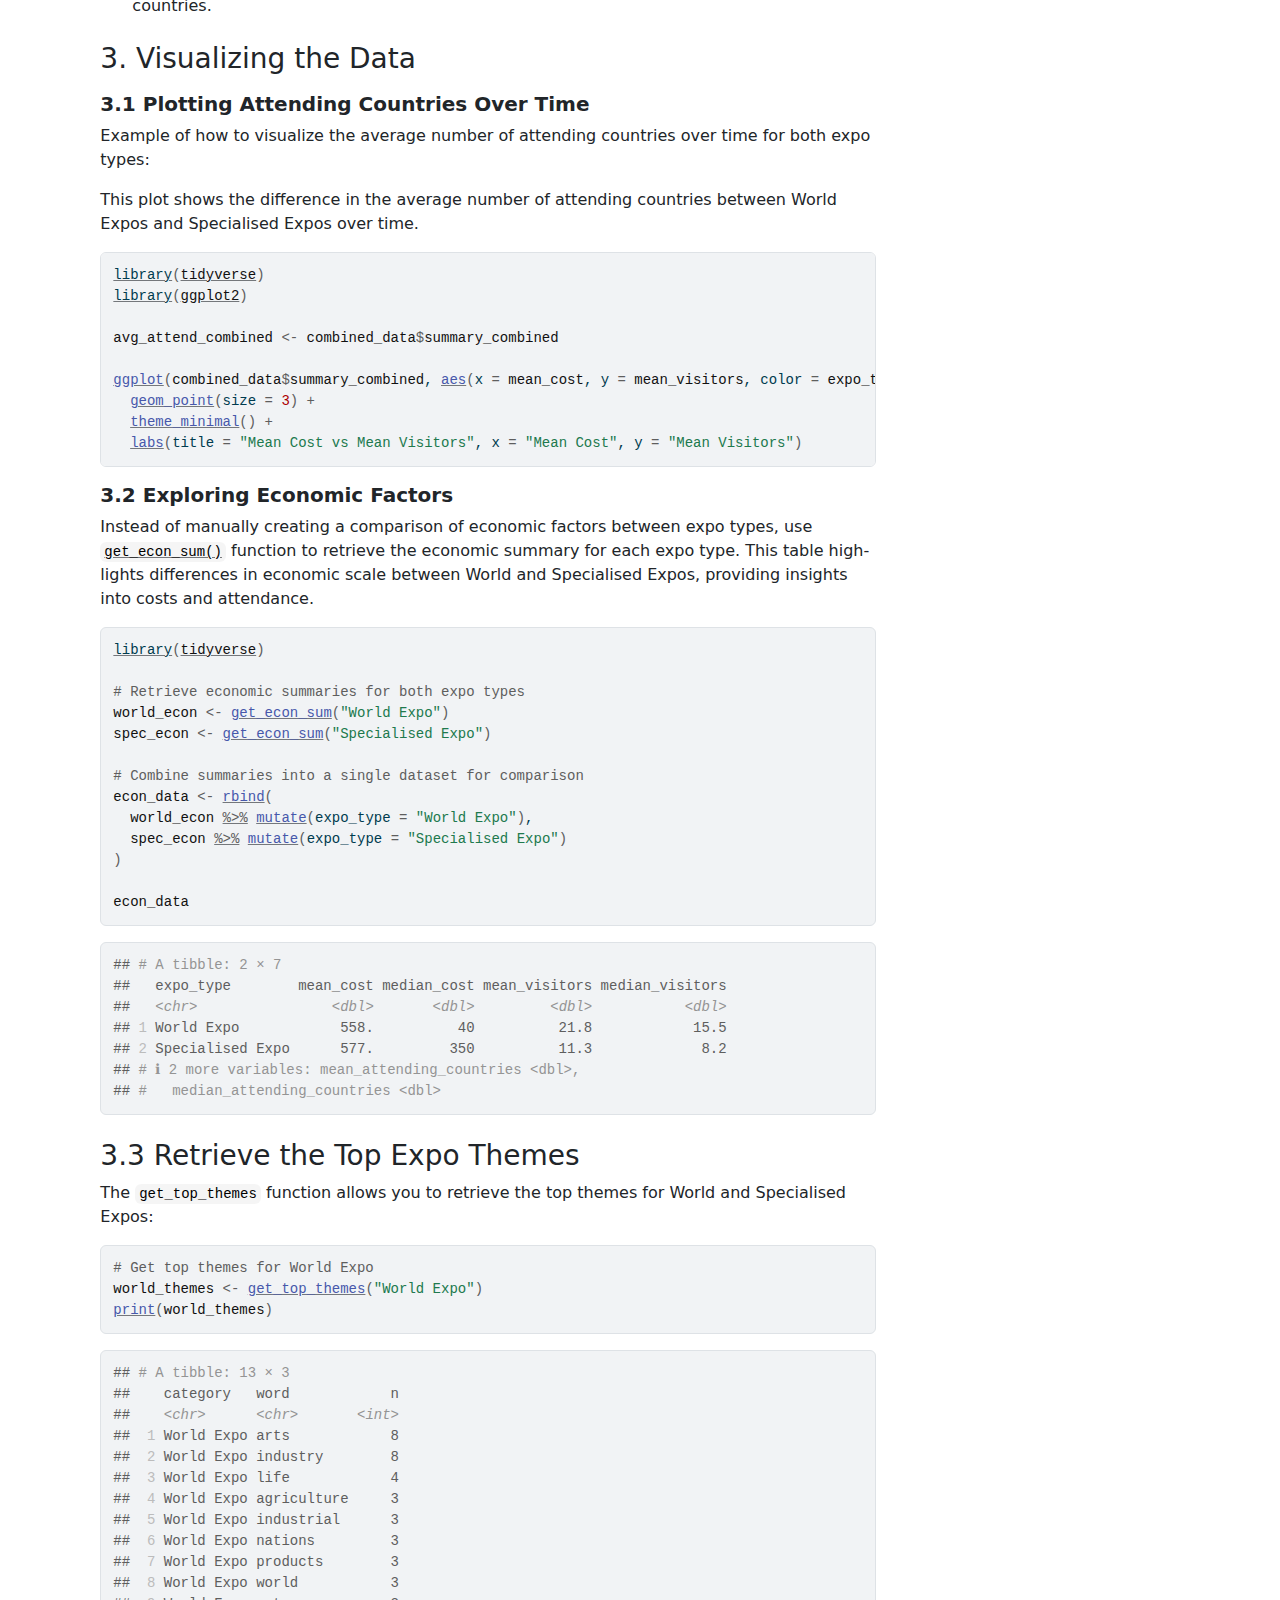
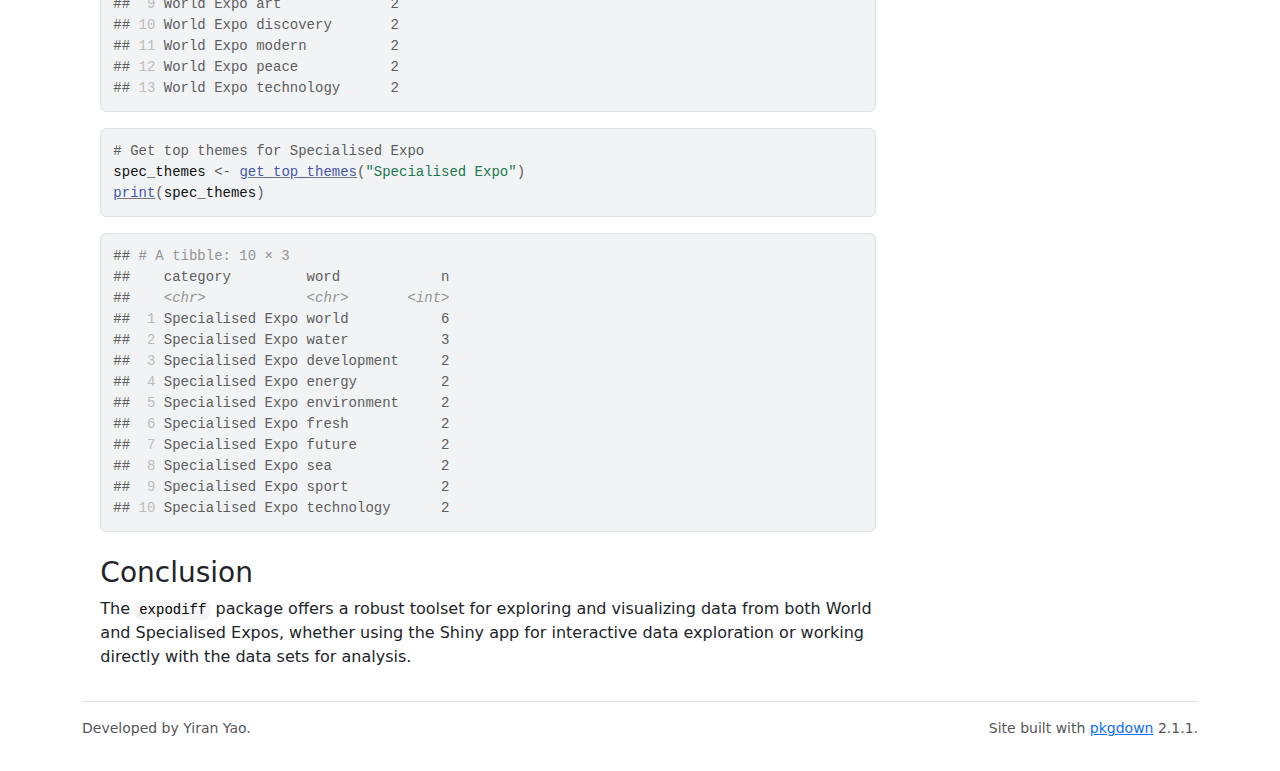
<file: docs/articles/expodiff_vignette.html>
<!DOCTYPE html>
<!-- Generated by pkgdown: do not edit by hand --><html lang="en">
<head>
<meta http-equiv="Content-Type" content="text/html; charset=UTF-8">
<meta charset="utf-8">
<meta http-equiv="X-UA-Compatible" content="IE=edge">
<meta name="viewport" content="width=device-width, initial-scale=1, shrink-to-fit=no">
<title>Exploring World Expos and Specialised Expos with `expodiff` • expodiff</title>
<script src="../deps/jquery-3.6.0/jquery-3.6.0.min.js"></script><meta name="viewport" content="width=device-width, initial-scale=1, shrink-to-fit=no">
<link href="../deps/bootstrap-5.3.1/bootstrap.min.css" rel="stylesheet">
<script src="../deps/bootstrap-5.3.1/bootstrap.bundle.min.js"></script><link href="../deps/font-awesome-6.4.2/css/all.min.css" rel="stylesheet">
<link href="../deps/font-awesome-6.4.2/css/v4-shims.min.css" rel="stylesheet">
<script src="../deps/headroom-0.11.0/headroom.min.js"></script><script src="../deps/headroom-0.11.0/jQuery.headroom.min.js"></script><script src="../deps/bootstrap-toc-1.0.1/bootstrap-toc.min.js"></script><script src="../deps/clipboard.js-2.0.11/clipboard.min.js"></script><script src="../deps/search-1.0.0/autocomplete.jquery.min.js"></script><script src="../deps/search-1.0.0/fuse.min.js"></script><script src="../deps/search-1.0.0/mark.min.js"></script><!-- pkgdown --><script src="../pkgdown.js"></script><meta property="og:title" content="Exploring World Expos and Specialised Expos with `expodiff`">
</head>
<body>
    <a href="#main" class="visually-hidden-focusable">Skip to contents</a>


    <nav class="navbar navbar-expand-lg fixed-top bg-light" data-bs-theme="light" aria-label="Site navigation"><div class="container">

    <a class="navbar-brand me-2" href="../index.html">expodiff</a>

    <small class="nav-text text-muted me-auto" data-bs-toggle="tooltip" data-bs-placement="bottom" title="">0.1.0</small>


    <button class="navbar-toggler" type="button" data-bs-toggle="collapse" data-bs-target="#navbar" aria-controls="navbar" aria-expanded="false" aria-label="Toggle navigation">
      <span class="navbar-toggler-icon"></span>
    </button>

    <div id="navbar" class="collapse navbar-collapse ms-3">
      <ul class="navbar-nav me-auto">
<li class="nav-item"><a class="nav-link" href="../reference/index.html">Reference</a></li>
<li class="active nav-item dropdown">
  <button class="nav-link dropdown-toggle" type="button" id="dropdown-articles" data-bs-toggle="dropdown" aria-expanded="false" aria-haspopup="true">Articles</button>
  <ul class="dropdown-menu" aria-labelledby="dropdown-articles">
<li><a class="dropdown-item" href="../articles/expodiff_vignette.html">Exploring World Expos and Specialised Expos with `expodiff`</a></li>
  </ul>
</li>
      </ul>
<ul class="navbar-nav">
<li class="nav-item"><form class="form-inline" role="search">
 <input class="form-control" type="search" name="search-input" id="search-input" autocomplete="off" aria-label="Search site" placeholder="Search for" data-search-index="../search.json">
</form></li>
      </ul>
</div>


  </div>
</nav><div class="container template-article">




<div class="row">
  <main id="main" class="col-md-9"><div class="page-header">

      <h1>Exploring World Expos and Specialised Expos with `expodiff`</h1>
            
      

      <div class="d-none name"><code>expodiff_vignette.Rmd</code></div>
    </div>

    
    
<div class="section level2">
<h2 id="introduction">Introduction<a class="anchor" aria-label="anchor" href="#introduction"></a>
</h2>
<p>The <code>expodiff</code> package provides tools for exploring the
differences between World Expos and Specialised Expos. It includes an
interactive Shiny app and data sets that can be used for further
analysis and visualization.</p>
<p>In this vignette, we will: 1. Walk through how to install and launch
the Shiny app. 2. Explore the data sets included in the package. 3.
Demonstrate how to visualize and analyze the data beyond the app.</p>
</div>
<div class="section level2">
<h2 id="installation">Installation<a class="anchor" aria-label="anchor" href="#installation"></a>
</h2>
<p>Install the package directly from GitHub:</p>
<div class="sourceCode" id="cb1"><pre class="downlit sourceCode r">
<code class="sourceCode R"><span><span class="fu">devtools</span><span class="fu">::</span><span class="fu"><a href="https://remotes.r-lib.org/reference/install_github.html" class="external-link">install_github</a></span><span class="op">(</span><span class="st">"ETC5523-2024/assignment-4-packages-and-shiny-apps-cherylbunny"</span><span class="op">)</span></span></code></pre></div>
<p>Load the package:</p>
<div class="sourceCode" id="cb2"><pre class="downlit sourceCode r">
<code class="sourceCode R"><span><span class="kw"><a href="https://rdrr.io/r/base/library.html" class="external-link">library</a></span><span class="op">(</span><span class="va">expodiff</span><span class="op">)</span></span></code></pre></div>
</div>
<div class="section level2">
<h2 id="launching-the-shiny-app">1. Launching the Shiny App<a class="anchor" aria-label="anchor" href="#launching-the-shiny-app"></a>
</h2>
<p>The main feature of <code>expodiff</code> is the Shiny app. This app
provides interactive visualizations to compare World Expos and
Specialised Expos.</p>
<p>Launch the app using:</p>
<div class="sourceCode" id="cb3"><pre class="downlit sourceCode r">
<code class="sourceCode R"><span><span class="fu">launch_expodiff</span><span class="op">(</span><span class="op">)</span></span></code></pre></div>
<p>Once launched, the app provides the following interactive plots:</p>
<ul>
<li><p>Average Attending Countries: Visualizes the number of countries
attending expos over time.</p></li>
<li><p>Area Size vs. Visitors: Explores the relationship between area
size and the number of visitors.</p></li>
<li><p>Top Themes: Displays the most popular expo themes based on
frequency.</p></li>
<li><p>Economic Factors: Shows a summary table comparing World and
Specialised expos.</p></li>
</ul>
</div>
<div class="section level2">
<h2 id="working-with-the-dataset">2. Working with the Dataset<a class="anchor" aria-label="anchor" href="#working-with-the-dataset"></a>
</h2>
<p>Beyond the Shiny app, the package includes a combined dataset
(combined_data) that allows you to perform your own analyses.</p>
<p>You can access the data set as follows:</p>
<div class="sourceCode" id="cb4"><pre class="downlit sourceCode r">
<code class="sourceCode R"><span><span class="fu"><a href="https://rdrr.io/r/utils/data.html" class="external-link">data</a></span><span class="op">(</span><span class="st">"combined_data"</span>, package <span class="op">=</span> <span class="st">"expodiff"</span><span class="op">)</span></span></code></pre></div>
<p>Inspect the data set:</p>
<div class="sourceCode" id="cb5"><pre class="downlit sourceCode r">
<code class="sourceCode R"><span><span class="fu"><a href="https://rdrr.io/r/utils/str.html" class="external-link">str</a></span><span class="op">(</span><span class="va">combined_data</span><span class="op">)</span></span></code></pre></div>
<p>The data set contains three components:</p>
<ul>
<li><p><code>top_words_world</code>: Top 10 themes in World
Expos.</p></li>
<li><p><code>top_words_spec</code>: Top 10 themes in Specialised
Expos.</p></li>
<li><p><code>summary_combined</code>: A summary of economic factors like
cost, visitors, and attending countries.</p></li>
</ul>
</div>
<div class="section level2">
<h2 id="visualizing-the-data">3. Visualizing the Data<a class="anchor" aria-label="anchor" href="#visualizing-the-data"></a>
</h2>
<div class="section level3">
<h3 id="plotting-attending-countries-over-time">3.1 Plotting Attending Countries Over Time<a class="anchor" aria-label="anchor" href="#plotting-attending-countries-over-time"></a>
</h3>
<p>Example of how to visualize the average number of attending countries
over time for both expo types:</p>
<p>This plot shows the difference in the average number of attending
countries between World Expos and Specialised Expos over time.</p>
<div class="sourceCode" id="cb6"><pre class="downlit sourceCode r">
<code class="sourceCode R"><span><span class="kw"><a href="https://rdrr.io/r/base/library.html" class="external-link">library</a></span><span class="op">(</span><span class="va"><a href="https://tidyverse.tidyverse.org" class="external-link">tidyverse</a></span><span class="op">)</span></span>
<span><span class="kw"><a href="https://rdrr.io/r/base/library.html" class="external-link">library</a></span><span class="op">(</span><span class="va"><a href="https://ggplot2.tidyverse.org" class="external-link">ggplot2</a></span><span class="op">)</span></span>
<span></span>
<span><span class="va">avg_attend_combined</span> <span class="op">&lt;-</span> <span class="va">combined_data</span><span class="op">$</span><span class="va">summary_combined</span></span>
<span></span>
<span><span class="fu"><a href="https://ggplot2.tidyverse.org/reference/ggplot.html" class="external-link">ggplot</a></span><span class="op">(</span><span class="va">combined_data</span><span class="op">$</span><span class="va">summary_combined</span>, <span class="fu"><a href="https://ggplot2.tidyverse.org/reference/aes.html" class="external-link">aes</a></span><span class="op">(</span>x <span class="op">=</span> <span class="va">mean_cost</span>, y <span class="op">=</span> <span class="va">mean_visitors</span>, color <span class="op">=</span> <span class="va">expo_type</span><span class="op">)</span><span class="op">)</span> <span class="op">+</span></span>
<span>  <span class="fu"><a href="https://ggplot2.tidyverse.org/reference/geom_point.html" class="external-link">geom_point</a></span><span class="op">(</span>size <span class="op">=</span> <span class="fl">3</span><span class="op">)</span> <span class="op">+</span></span>
<span>  <span class="fu"><a href="https://ggplot2.tidyverse.org/reference/ggtheme.html" class="external-link">theme_minimal</a></span><span class="op">(</span><span class="op">)</span> <span class="op">+</span></span>
<span>  <span class="fu"><a href="https://ggplot2.tidyverse.org/reference/labs.html" class="external-link">labs</a></span><span class="op">(</span>title <span class="op">=</span> <span class="st">"Mean Cost vs Mean Visitors"</span>, x <span class="op">=</span> <span class="st">"Mean Cost"</span>, y <span class="op">=</span> <span class="st">"Mean Visitors"</span><span class="op">)</span></span></code></pre></div>
</div>
<div class="section level3">
<h3 id="exploring-economic-factors">3.2 Exploring Economic Factors<a class="anchor" aria-label="anchor" href="#exploring-economic-factors"></a>
</h3>
<p>Instead of manually creating a comparison of economic factors between
expo types, use <code><a href="../reference/get_econ_sum.html">get_econ_sum()</a></code> function to retrieve the
economic summary for each expo type. This table highlights differences
in economic scale between World and Specialised Expos, providing
insights into costs and attendance.</p>
<div class="sourceCode" id="cb7"><pre class="downlit sourceCode r">
<code class="sourceCode R"><span><span class="kw"><a href="https://rdrr.io/r/base/library.html" class="external-link">library</a></span><span class="op">(</span><span class="va"><a href="https://tidyverse.tidyverse.org" class="external-link">tidyverse</a></span><span class="op">)</span></span>
<span></span>
<span><span class="co"># Retrieve economic summaries for both expo types</span></span>
<span><span class="va">world_econ</span> <span class="op">&lt;-</span> <span class="fu"><a href="../reference/get_econ_sum.html">get_econ_sum</a></span><span class="op">(</span><span class="st">"World Expo"</span><span class="op">)</span></span>
<span><span class="va">spec_econ</span> <span class="op">&lt;-</span> <span class="fu"><a href="../reference/get_econ_sum.html">get_econ_sum</a></span><span class="op">(</span><span class="st">"Specialised Expo"</span><span class="op">)</span></span>
<span></span>
<span><span class="co"># Combine summaries into a single dataset for comparison</span></span>
<span><span class="va">econ_data</span> <span class="op">&lt;-</span> <span class="fu"><a href="https://rdrr.io/r/base/cbind.html" class="external-link">rbind</a></span><span class="op">(</span></span>
<span>  <span class="va">world_econ</span> <span class="op"><a href="https://magrittr.tidyverse.org/reference/pipe.html" class="external-link">%&gt;%</a></span> <span class="fu"><a href="https://dplyr.tidyverse.org/reference/mutate.html" class="external-link">mutate</a></span><span class="op">(</span>expo_type <span class="op">=</span> <span class="st">"World Expo"</span><span class="op">)</span>,</span>
<span>  <span class="va">spec_econ</span> <span class="op"><a href="https://magrittr.tidyverse.org/reference/pipe.html" class="external-link">%&gt;%</a></span> <span class="fu"><a href="https://dplyr.tidyverse.org/reference/mutate.html" class="external-link">mutate</a></span><span class="op">(</span>expo_type <span class="op">=</span> <span class="st">"Specialised Expo"</span><span class="op">)</span></span>
<span><span class="op">)</span></span>
<span></span>
<span><span class="va">econ_data</span> </span></code></pre></div>
<pre><code><span><span class="co">## <span style="color: #949494;"># A tibble: 2 × 7</span></span></span>
<span><span class="co">##   expo_type        mean_cost median_cost mean_visitors median_visitors</span></span>
<span><span class="co">##   <span style="color: #949494; font-style: italic;">&lt;chr&gt;</span>                <span style="color: #949494; font-style: italic;">&lt;dbl&gt;</span>       <span style="color: #949494; font-style: italic;">&lt;dbl&gt;</span>         <span style="color: #949494; font-style: italic;">&lt;dbl&gt;</span>           <span style="color: #949494; font-style: italic;">&lt;dbl&gt;</span></span></span>
<span><span class="co">## <span style="color: #BCBCBC;">1</span> World Expo            558.          40          21.8            15.5</span></span>
<span><span class="co">## <span style="color: #BCBCBC;">2</span> Specialised Expo      577.         350          11.3             8.2</span></span>
<span><span class="co">## <span style="color: #949494;"># ℹ 2 more variables: mean_attending_countries &lt;dbl&gt;,</span></span></span>
<span><span class="co">## <span style="color: #949494;">#   median_attending_countries &lt;dbl&gt;</span></span></span></code></pre>
</div>
</div>
<div class="section level2">
<h2 id="retrieve-the-top-expo-themes">3.3 Retrieve the Top Expo Themes<a class="anchor" aria-label="anchor" href="#retrieve-the-top-expo-themes"></a>
</h2>
<p>The <code>get_top_themes</code> function allows you to retrieve the
top themes for World and Specialised Expos:</p>
<div class="sourceCode" id="cb9"><pre class="downlit sourceCode r">
<code class="sourceCode R"><span><span class="co"># Get top themes for World Expo</span></span>
<span><span class="va">world_themes</span> <span class="op">&lt;-</span> <span class="fu"><a href="../reference/get_top_themes.html">get_top_themes</a></span><span class="op">(</span><span class="st">"World Expo"</span><span class="op">)</span></span>
<span><span class="fu"><a href="https://rdrr.io/r/base/print.html" class="external-link">print</a></span><span class="op">(</span><span class="va">world_themes</span><span class="op">)</span></span></code></pre></div>
<pre><code><span><span class="co">## <span style="color: #949494;"># A tibble: 13 × 3</span></span></span>
<span><span class="co">##    category   word            n</span></span>
<span><span class="co">##    <span style="color: #949494; font-style: italic;">&lt;chr&gt;</span>      <span style="color: #949494; font-style: italic;">&lt;chr&gt;</span>       <span style="color: #949494; font-style: italic;">&lt;int&gt;</span></span></span>
<span><span class="co">## <span style="color: #BCBCBC;"> 1</span> World Expo arts            8</span></span>
<span><span class="co">## <span style="color: #BCBCBC;"> 2</span> World Expo industry        8</span></span>
<span><span class="co">## <span style="color: #BCBCBC;"> 3</span> World Expo life            4</span></span>
<span><span class="co">## <span style="color: #BCBCBC;"> 4</span> World Expo agriculture     3</span></span>
<span><span class="co">## <span style="color: #BCBCBC;"> 5</span> World Expo industrial      3</span></span>
<span><span class="co">## <span style="color: #BCBCBC;"> 6</span> World Expo nations         3</span></span>
<span><span class="co">## <span style="color: #BCBCBC;"> 7</span> World Expo products        3</span></span>
<span><span class="co">## <span style="color: #BCBCBC;"> 8</span> World Expo world           3</span></span>
<span><span class="co">## <span style="color: #BCBCBC;"> 9</span> World Expo art             2</span></span>
<span><span class="co">## <span style="color: #BCBCBC;">10</span> World Expo discovery       2</span></span>
<span><span class="co">## <span style="color: #BCBCBC;">11</span> World Expo modern          2</span></span>
<span><span class="co">## <span style="color: #BCBCBC;">12</span> World Expo peace           2</span></span>
<span><span class="co">## <span style="color: #BCBCBC;">13</span> World Expo technology      2</span></span></code></pre>
<div class="sourceCode" id="cb11"><pre class="downlit sourceCode r">
<code class="sourceCode R"><span><span class="co"># Get top themes for Specialised Expo</span></span>
<span><span class="va">spec_themes</span> <span class="op">&lt;-</span> <span class="fu"><a href="../reference/get_top_themes.html">get_top_themes</a></span><span class="op">(</span><span class="st">"Specialised Expo"</span><span class="op">)</span></span>
<span><span class="fu"><a href="https://rdrr.io/r/base/print.html" class="external-link">print</a></span><span class="op">(</span><span class="va">spec_themes</span><span class="op">)</span></span></code></pre></div>
<pre><code><span><span class="co">## <span style="color: #949494;"># A tibble: 10 × 3</span></span></span>
<span><span class="co">##    category         word            n</span></span>
<span><span class="co">##    <span style="color: #949494; font-style: italic;">&lt;chr&gt;</span>            <span style="color: #949494; font-style: italic;">&lt;chr&gt;</span>       <span style="color: #949494; font-style: italic;">&lt;int&gt;</span></span></span>
<span><span class="co">## <span style="color: #BCBCBC;"> 1</span> Specialised Expo world           6</span></span>
<span><span class="co">## <span style="color: #BCBCBC;"> 2</span> Specialised Expo water           3</span></span>
<span><span class="co">## <span style="color: #BCBCBC;"> 3</span> Specialised Expo development     2</span></span>
<span><span class="co">## <span style="color: #BCBCBC;"> 4</span> Specialised Expo energy          2</span></span>
<span><span class="co">## <span style="color: #BCBCBC;"> 5</span> Specialised Expo environment     2</span></span>
<span><span class="co">## <span style="color: #BCBCBC;"> 6</span> Specialised Expo fresh           2</span></span>
<span><span class="co">## <span style="color: #BCBCBC;"> 7</span> Specialised Expo future          2</span></span>
<span><span class="co">## <span style="color: #BCBCBC;"> 8</span> Specialised Expo sea             2</span></span>
<span><span class="co">## <span style="color: #BCBCBC;"> 9</span> Specialised Expo sport           2</span></span>
<span><span class="co">## <span style="color: #BCBCBC;">10</span> Specialised Expo technology      2</span></span></code></pre>
</div>
<div class="section level2">
<h2 id="conclusion">Conclusion<a class="anchor" aria-label="anchor" href="#conclusion"></a>
</h2>
<p>The <code>expodiff</code> package offers a robust toolset for
exploring and visualizing data from both World and Specialised Expos,
whether using the Shiny app for interactive data exploration or working
directly with the data sets for analysis.</p>
</div>
  </main><aside class="col-md-3"><nav id="toc" aria-label="Table of contents"><h2>On this page</h2>
    </nav></aside>
</div>



    <footer><div class="pkgdown-footer-left">
  <p>Developed by Yiran Yao.</p>
</div>

<div class="pkgdown-footer-right">
  <p>Site built with <a href="https://pkgdown.r-lib.org/" class="external-link">pkgdown</a> 2.1.1.</p>
</div>

    </footer>
</div>





  </body>
</html>
</file>
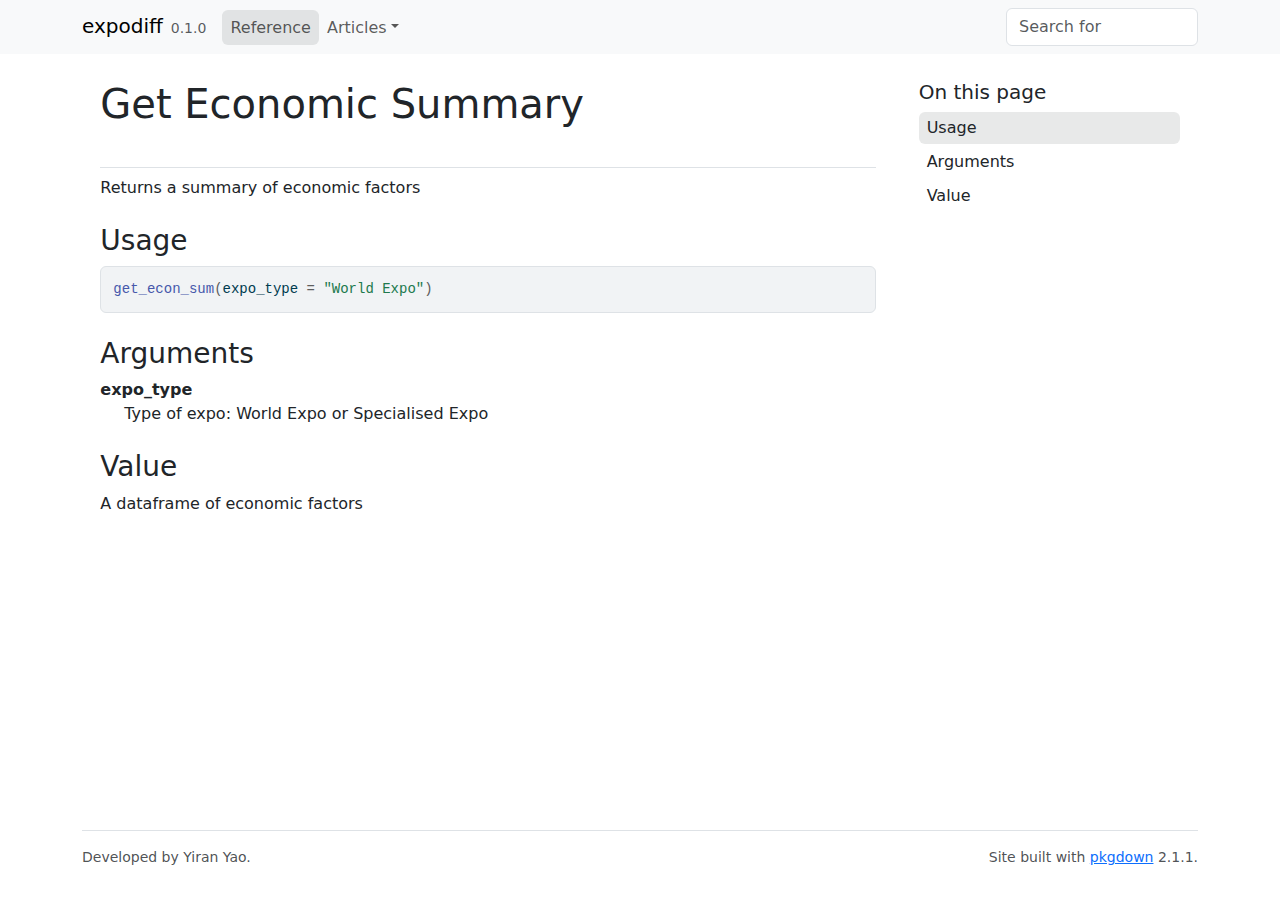
<file: docs/reference/get_econ_sum.html>
<!DOCTYPE html>
<!-- Generated by pkgdown: do not edit by hand --><html lang="en"><head><meta http-equiv="Content-Type" content="text/html; charset=UTF-8"><meta charset="utf-8"><meta http-equiv="X-UA-Compatible" content="IE=edge"><meta name="viewport" content="width=device-width, initial-scale=1, shrink-to-fit=no"><title>Get Economic Summary — get_econ_sum • expodiff</title><script src="../deps/jquery-3.6.0/jquery-3.6.0.min.js"></script><meta name="viewport" content="width=device-width, initial-scale=1, shrink-to-fit=no"><link href="../deps/bootstrap-5.3.1/bootstrap.min.css" rel="stylesheet"><script src="../deps/bootstrap-5.3.1/bootstrap.bundle.min.js"></script><link href="../deps/font-awesome-6.4.2/css/all.min.css" rel="stylesheet"><link href="../deps/font-awesome-6.4.2/css/v4-shims.min.css" rel="stylesheet"><script src="../deps/headroom-0.11.0/headroom.min.js"></script><script src="../deps/headroom-0.11.0/jQuery.headroom.min.js"></script><script src="../deps/bootstrap-toc-1.0.1/bootstrap-toc.min.js"></script><script src="../deps/clipboard.js-2.0.11/clipboard.min.js"></script><script src="../deps/search-1.0.0/autocomplete.jquery.min.js"></script><script src="../deps/search-1.0.0/fuse.min.js"></script><script src="../deps/search-1.0.0/mark.min.js"></script><!-- pkgdown --><script src="../pkgdown.js"></script><meta property="og:title" content="Get Economic Summary — get_econ_sum"><meta name="description" content="Returns a summary of economic factors"><meta property="og:description" content="Returns a summary of economic factors"></head><body>
    <a href="#main" class="visually-hidden-focusable">Skip to contents</a>


    <nav class="navbar navbar-expand-lg fixed-top bg-light" data-bs-theme="light" aria-label="Site navigation"><div class="container">

    <a class="navbar-brand me-2" href="../index.html">expodiff</a>

    <small class="nav-text text-muted me-auto" data-bs-toggle="tooltip" data-bs-placement="bottom" title="">0.1.0</small>


    <button class="navbar-toggler" type="button" data-bs-toggle="collapse" data-bs-target="#navbar" aria-controls="navbar" aria-expanded="false" aria-label="Toggle navigation">
      <span class="navbar-toggler-icon"></span>
    </button>

    <div id="navbar" class="collapse navbar-collapse ms-3">
      <ul class="navbar-nav me-auto"><li class="active nav-item"><a class="nav-link" href="../reference/index.html">Reference</a></li>
<li class="nav-item dropdown">
  <button class="nav-link dropdown-toggle" type="button" id="dropdown-articles" data-bs-toggle="dropdown" aria-expanded="false" aria-haspopup="true">Articles</button>
  <ul class="dropdown-menu" aria-labelledby="dropdown-articles"><li><a class="dropdown-item" href="../articles/expodiff_vignette.html">Exploring World Expos and Specialised Expos with `expodiff`</a></li>
  </ul></li>
      </ul><ul class="navbar-nav"><li class="nav-item"><form class="form-inline" role="search">
 <input class="form-control" type="search" name="search-input" id="search-input" autocomplete="off" aria-label="Search site" placeholder="Search for" data-search-index="../search.json"></form></li>
      </ul></div>


  </div>
</nav><div class="container template-reference-topic">
<div class="row">
  <main id="main" class="col-md-9"><div class="page-header">

      <h1>Get Economic Summary</h1>

      <div class="d-none name"><code>get_econ_sum.Rd</code></div>
    </div>

    <div class="ref-description section level2">
    <p>Returns a summary of economic factors</p>
    </div>

    <div class="section level2">
    <h2 id="ref-usage">Usage<a class="anchor" aria-label="anchor" href="#ref-usage"></a></h2>
    <div class="sourceCode"><pre class="sourceCode r"><code><span><span class="fu">get_econ_sum</span><span class="op">(</span>expo_type <span class="op">=</span> <span class="st">"World Expo"</span><span class="op">)</span></span></code></pre></div>
    </div>

    <div class="section level2">
    <h2 id="arguments">Arguments<a class="anchor" aria-label="anchor" href="#arguments"></a></h2>


<dl><dt id="arg-expo-type">expo_type<a class="anchor" aria-label="anchor" href="#arg-expo-type"></a></dt>
<dd><p>Type of expo: World Expo or Specialised Expo</p></dd>

</dl></div>
    <div class="section level2">
    <h2 id="value">Value<a class="anchor" aria-label="anchor" href="#value"></a></h2>
    <p>A dataframe of economic factors</p>
    </div>

  </main><aside class="col-md-3"><nav id="toc" aria-label="Table of contents"><h2>On this page</h2>
    </nav></aside></div>


    <footer><div class="pkgdown-footer-left">
  <p>Developed by Yiran Yao.</p>
</div>

<div class="pkgdown-footer-right">
  <p>Site built with <a href="https://pkgdown.r-lib.org/" class="external-link">pkgdown</a> 2.1.1.</p>
</div>

    </footer></div>





  </body></html>
</file>
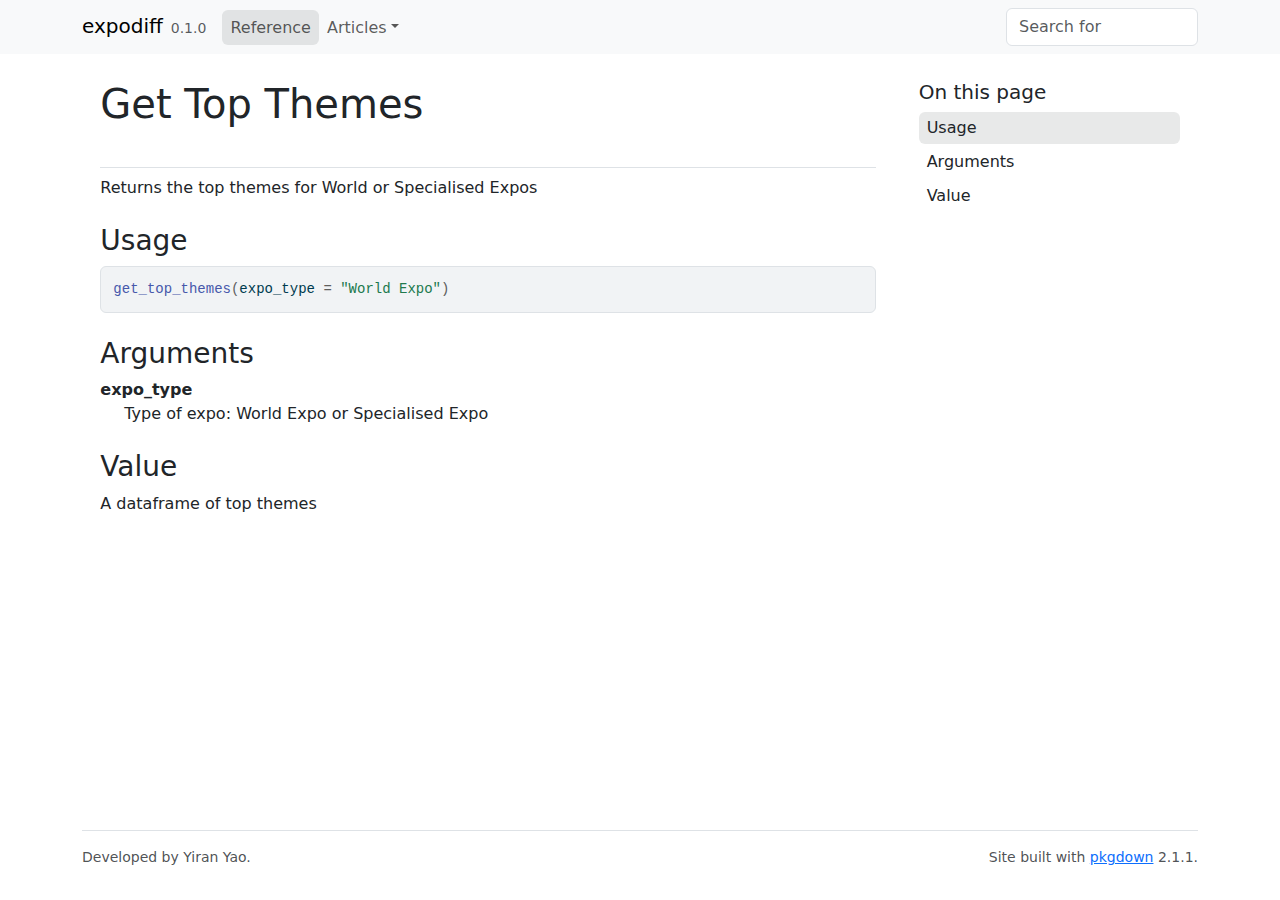
<file: docs/reference/get_top_themes.html>
<!DOCTYPE html>
<!-- Generated by pkgdown: do not edit by hand --><html lang="en"><head><meta http-equiv="Content-Type" content="text/html; charset=UTF-8"><meta charset="utf-8"><meta http-equiv="X-UA-Compatible" content="IE=edge"><meta name="viewport" content="width=device-width, initial-scale=1, shrink-to-fit=no"><title>Get Top Themes — get_top_themes • expodiff</title><script src="../deps/jquery-3.6.0/jquery-3.6.0.min.js"></script><meta name="viewport" content="width=device-width, initial-scale=1, shrink-to-fit=no"><link href="../deps/bootstrap-5.3.1/bootstrap.min.css" rel="stylesheet"><script src="../deps/bootstrap-5.3.1/bootstrap.bundle.min.js"></script><link href="../deps/font-awesome-6.4.2/css/all.min.css" rel="stylesheet"><link href="../deps/font-awesome-6.4.2/css/v4-shims.min.css" rel="stylesheet"><script src="../deps/headroom-0.11.0/headroom.min.js"></script><script src="../deps/headroom-0.11.0/jQuery.headroom.min.js"></script><script src="../deps/bootstrap-toc-1.0.1/bootstrap-toc.min.js"></script><script src="../deps/clipboard.js-2.0.11/clipboard.min.js"></script><script src="../deps/search-1.0.0/autocomplete.jquery.min.js"></script><script src="../deps/search-1.0.0/fuse.min.js"></script><script src="../deps/search-1.0.0/mark.min.js"></script><!-- pkgdown --><script src="../pkgdown.js"></script><meta property="og:title" content="Get Top Themes — get_top_themes"><meta name="description" content="Returns the top themes for World or Specialised Expos"><meta property="og:description" content="Returns the top themes for World or Specialised Expos"></head><body>
    <a href="#main" class="visually-hidden-focusable">Skip to contents</a>


    <nav class="navbar navbar-expand-lg fixed-top bg-light" data-bs-theme="light" aria-label="Site navigation"><div class="container">

    <a class="navbar-brand me-2" href="../index.html">expodiff</a>

    <small class="nav-text text-muted me-auto" data-bs-toggle="tooltip" data-bs-placement="bottom" title="">0.1.0</small>


    <button class="navbar-toggler" type="button" data-bs-toggle="collapse" data-bs-target="#navbar" aria-controls="navbar" aria-expanded="false" aria-label="Toggle navigation">
      <span class="navbar-toggler-icon"></span>
    </button>

    <div id="navbar" class="collapse navbar-collapse ms-3">
      <ul class="navbar-nav me-auto"><li class="active nav-item"><a class="nav-link" href="../reference/index.html">Reference</a></li>
<li class="nav-item dropdown">
  <button class="nav-link dropdown-toggle" type="button" id="dropdown-articles" data-bs-toggle="dropdown" aria-expanded="false" aria-haspopup="true">Articles</button>
  <ul class="dropdown-menu" aria-labelledby="dropdown-articles"><li><a class="dropdown-item" href="../articles/expodiff_vignette.html">Exploring World Expos and Specialised Expos with `expodiff`</a></li>
  </ul></li>
      </ul><ul class="navbar-nav"><li class="nav-item"><form class="form-inline" role="search">
 <input class="form-control" type="search" name="search-input" id="search-input" autocomplete="off" aria-label="Search site" placeholder="Search for" data-search-index="../search.json"></form></li>
      </ul></div>


  </div>
</nav><div class="container template-reference-topic">
<div class="row">
  <main id="main" class="col-md-9"><div class="page-header">

      <h1>Get Top Themes</h1>

      <div class="d-none name"><code>get_top_themes.Rd</code></div>
    </div>

    <div class="ref-description section level2">
    <p>Returns the top themes for World or Specialised Expos</p>
    </div>

    <div class="section level2">
    <h2 id="ref-usage">Usage<a class="anchor" aria-label="anchor" href="#ref-usage"></a></h2>
    <div class="sourceCode"><pre class="sourceCode r"><code><span><span class="fu">get_top_themes</span><span class="op">(</span>expo_type <span class="op">=</span> <span class="st">"World Expo"</span><span class="op">)</span></span></code></pre></div>
    </div>

    <div class="section level2">
    <h2 id="arguments">Arguments<a class="anchor" aria-label="anchor" href="#arguments"></a></h2>


<dl><dt id="arg-expo-type">expo_type<a class="anchor" aria-label="anchor" href="#arg-expo-type"></a></dt>
<dd><p>Type of expo: World Expo or Specialised Expo</p></dd>

</dl></div>
    <div class="section level2">
    <h2 id="value">Value<a class="anchor" aria-label="anchor" href="#value"></a></h2>
    <p>A dataframe of top themes</p>
    </div>

  </main><aside class="col-md-3"><nav id="toc" aria-label="Table of contents"><h2>On this page</h2>
    </nav></aside></div>


    <footer><div class="pkgdown-footer-left">
  <p>Developed by Yiran Yao.</p>
</div>

<div class="pkgdown-footer-right">
  <p>Site built with <a href="https://pkgdown.r-lib.org/" class="external-link">pkgdown</a> 2.1.1.</p>
</div>

    </footer></div>





  </body></html>
</file>
<file: docs/deps/font-awesome-6.4.2/css/v4-shims.min.css>
/*!
 * Font Awesome Free 6.4.2 by @fontawesome - https://fontawesome.com
 * License - https://fontawesome.com/license/free (Icons: CC BY 4.0, Fonts: SIL OFL 1.1, Code: MIT License)
 * Copyright 2023 Fonticons, Inc.
 */
.fa.fa-glass:before{content:"\f000"}.fa.fa-envelope-o{font-family:"Font Awesome 6 Free";font-weight:400}.fa.fa-envelope-o:before{content:"\f0e0"}.fa.fa-star-o{font-family:"Font Awesome 6 Free";font-weight:400}.fa.fa-star-o:before{content:"\f005"}.fa.fa-close:before,.fa.fa-remove:before{content:"\f00d"}.fa.fa-gear:before{content:"\f013"}.fa.fa-trash-o{font-family:"Font Awesome 6 Free";font-weight:400}.fa.fa-trash-o:before{content:"\f2ed"}.fa.fa-home:before{content:"\f015"}.fa.fa-file-o{font-family:"Font Awesome 6 Free";font-weight:400}.fa.fa-file-o:before{content:"\f15b"}.fa.fa-clock-o{font-family:"Font Awesome 6 Free";font-weight:400}.fa.fa-clock-o:before{content:"\f017"}.fa.fa-arrow-circle-o-down{font-family:"Font Awesome 6 Free";font-weight:400}.fa.fa-arrow-circle-o-down:before{content:"\f358"}.fa.fa-arrow-circle-o-up{font-family:"Font Awesome 6 Free";font-weight:400}.fa.fa-arrow-circle-o-up:before{content:"\f35b"}.fa.fa-play-circle-o{font-family:"Font Awesome 6 Free";font-weight:400}.fa.fa-play-circle-o:before{content:"\f144"}.fa.fa-repeat:before,.fa.fa-rotate-right:before{content:"\f01e"}.fa.fa-refresh:before{content:"\f021"}.fa.fa-list-alt{font-family:"Font Awesome 6 Free";font-weight:400}.fa.fa-list-alt:before{content:"\f022"}.fa.fa-dedent:before{content:"\f03b"}.fa.fa-video-camera:before{content:"\f03d"}.fa.fa-picture-o{font-family:"Font Awesome 6 Free";font-weight:400}.fa.fa-picture-o:before{content:"\f03e"}.fa.fa-photo{font-family:"Font Awesome 6 Free";font-weight:400}.fa.fa-photo:before{content:"\f03e"}.fa.fa-image{font-family:"Font Awesome 6 Free";font-weight:400}.fa.fa-image:before{content:"\f03e"}.fa.fa-map-marker:before{content:"\f3c5"}.fa.fa-pencil-square-o{font-family:"Font Awesome 6 Free";font-weight:400}.fa.fa-pencil-square-o:before{content:"\f044"}.fa.fa-edit{font-family:"Font Awesome 6 Free";font-weight:400}.fa.fa-edit:before{content:"\f044"}.fa.fa-share-square-o:before{content:"\f14d"}.fa.fa-check-square-o{font-family:"Font Awesome 6 Free";font-weight:400}.fa.fa-check-square-o:before{content:"\f14a"}.fa.fa-arrows:before{content:"\f0b2"}.fa.fa-times-circle-o{font-family:"Font Awesome 6 Free";font-weight:400}.fa.fa-times-circle-o:before{content:"\f057"}.fa.fa-check-circle-o{font-family:"Font Awesome 6 Free";font-weight:400}.fa.fa-check-circle-o:before{content:"\f058"}.fa.fa-mail-forward:before{content:"\f064"}.fa.fa-expand:before{content:"\f424"}.fa.fa-compress:before{content:"\f422"}.fa.fa-eye,.fa.fa-eye-slash{font-family:"Font Awesome 6 Free";font-weight:400}.fa.fa-warning:before{content:"\f071"}.fa.fa-calendar:before{content:"\f073"}.fa.fa-arrows-v:before{content:"\f338"}.fa.fa-arrows-h:before{content:"\f337"}.fa.fa-bar-chart-o:before,.fa.fa-bar-chart:before{content:"\e0e3"}.fa.fa-twitter-square{font-family:"Font Awesome 6 Brands";font-weight:400}.fa.fa-twitter-square:before{content:"\f081"}.fa.fa-facebook-square{font-family:"Font Awesome 6 Brands";font-weight:400}.fa.fa-facebook-square:before{content:"\f082"}.fa.fa-gears:before{content:"\f085"}.fa.fa-thumbs-o-up{font-family:"Font Awesome 6 Free";font-weight:400}.fa.fa-thumbs-o-up:before{content:"\f164"}.fa.fa-thumbs-o-down{font-family:"Font Awesome 6 Free";font-weight:400}.fa.fa-thumbs-o-down:before{content:"\f165"}.fa.fa-heart-o{font-family:"Font Awesome 6 Free";font-weight:400}.fa.fa-heart-o:before{content:"\f004"}.fa.fa-sign-out:before{content:"\f2f5"}.fa.fa-linkedin-square{font-family:"Font Awesome 6 Brands";font-weight:400}.fa.fa-linkedin-square:before{content:"\f08c"}.fa.fa-thumb-tack:before{content:"\f08d"}.fa.fa-external-link:before{content:"\f35d"}.fa.fa-sign-in:before{content:"\f2f6"}.fa.fa-github-square{font-family:"Font Awesome 6 Brands";font-weight:400}.fa.fa-github-square:before{content:"\f092"}.fa.fa-lemon-o{font-family:"Font Awesome 6 Free";font-weight:400}.fa.fa-lemon-o:before{content:"\f094"}.fa.fa-square-o{font-family:"Font Awesome 6 Free";font-weight:400}.fa.fa-square-o:before{content:"\f0c8"}.fa.fa-bookmark-o{font-family:"Font Awesome 6 Free";font-weight:400}.fa.fa-bookmark-o:before{content:"\f02e"}.fa.fa-facebook,.fa.fa-twitter{font-family:"Font Awesome 6 Brands";font-weight:400}.fa.fa-facebook:before{content:"\f39e"}.fa.fa-facebook-f{font-family:"Font Awesome 6 Brands";font-weight:400}.fa.fa-facebook-f:before{content:"\f39e"}.fa.fa-github{font-family:"Font Awesome 6 Brands";font-weight:400}.fa.fa-credit-card{font-family:"Font Awesome 6 Free";font-weight:400}.fa.fa-feed:before{content:"\f09e"}.fa.fa-hdd-o{font-family:"Font Awesome 6 Free";font-weight:400}.fa.fa-hdd-o:before{content:"\f0a0"}.fa.fa-hand-o-right{font-family:"Font Awesome 6 Free";font-weight:400}.fa.fa-hand-o-right:before{content:"\f0a4"}.fa.fa-hand-o-left{font-family:"Font Awesome 6 Free";font-weight:400}.fa.fa-hand-o-left:before{content:"\f0a5"}.fa.fa-hand-o-up{font-family:"Font Awesome 6 Free";font-weight:400}.fa.fa-hand-o-up:before{content:"\f0a6"}.fa.fa-hand-o-down{font-family:"Font Awesome 6 Free";font-weight:400}.fa.fa-hand-o-down:before{content:"\f0a7"}.fa.fa-globe:before{content:"\f57d"}.fa.fa-tasks:before{content:"\f828"}.fa.fa-arrows-alt:before{content:"\f31e"}.fa.fa-group:before{content:"\f0c0"}.fa.fa-chain:before{content:"\f0c1"}.fa.fa-cut:before{content:"\f0c4"}.fa.fa-files-o{font-family:"Font Awesome 6 Free";font-weight:400}.fa.fa-files-o:before{content:"\f0c5"}.fa.fa-floppy-o{font-family:"Font Awesome 6 Free";font-weight:400}.fa.fa-floppy-o:before{content:"\f0c7"}.fa.fa-save{font-family:"Font Awesome 6 Free";font-weight:400}.fa.fa-save:before{content:"\f0c7"}.fa.fa-navicon:before,.fa.fa-reorder:before{content:"\f0c9"}.fa.fa-magic:before{content:"\e2ca"}.fa.fa-pinterest,.fa.fa-pinterest-square{font-family:"Font Awesome 6 Brands";font-weight:400}.fa.fa-pinterest-square:before{content:"\f0d3"}.fa.fa-google-plus-square{font-family:"Font Awesome 6 Brands";font-weight:400}.fa.fa-google-plus-square:before{content:"\f0d4"}.fa.fa-google-plus{font-family:"Font Awesome 6 Brands";font-weight:400}.fa.fa-google-plus:before{content:"\f0d5"}.fa.fa-money:before{content:"\f3d1"}.fa.fa-unsorted:before{content:"\f0dc"}.fa.fa-sort-desc:before{content:"\f0dd"}.fa.fa-sort-asc:before{content:"\f0de"}.fa.fa-linkedin{font-family:"Font Awesome 6 Brands";font-weight:400}.fa.fa-linkedin:before{content:"\f0e1"}.fa.fa-rotate-left:before{content:"\f0e2"}.fa.fa-legal:before{content:"\f0e3"}.fa.fa-dashboard:before,.fa.fa-tachometer:before{content:"\f625"}.fa.fa-comment-o{font-family:"Font Awesome 6 Free";font-weight:400}.fa.fa-comment-o:before{content:"\f075"}.fa.fa-comments-o{font-family:"Font Awesome 6 Free";font-weight:400}.fa.fa-comments-o:before{content:"\f086"}.fa.fa-flash:before{content:"\f0e7"}.fa.fa-clipboard:before{content:"\f0ea"}.fa.fa-lightbulb-o{font-family:"Font Awesome 6 Free";font-weight:400}.fa.fa-lightbulb-o:before{content:"\f0eb"}.fa.fa-exchange:before{content:"\f362"}.fa.fa-cloud-download:before{content:"\f0ed"}.fa.fa-cloud-upload:before{content:"\f0ee"}.fa.fa-bell-o{font-family:"Font Awesome 6 Free";font-weight:400}.fa.fa-bell-o:before{content:"\f0f3"}.fa.fa-cutlery:before{content:"\f2e7"}.fa.fa-file-text-o{font-family:"Font Awesome 6 Free";font-weight:400}.fa.fa-file-text-o:before{content:"\f15c"}.fa.fa-building-o{font-family:"Font Awesome 6 Free";font-weight:400}.fa.fa-building-o:before{content:"\f1ad"}.fa.fa-hospital-o{font-family:"Font Awesome 6 Free";font-weight:400}.fa.fa-hospital-o:before{content:"\f0f8"}.fa.fa-tablet:before{content:"\f3fa"}.fa.fa-mobile-phone:before,.fa.fa-mobile:before{content:"\f3cd"}.fa.fa-circle-o{font-family:"Font Awesome 6 Free";font-weight:400}.fa.fa-circle-o:before{content:"\f111"}.fa.fa-mail-reply:before{content:"\f3e5"}.fa.fa-github-alt{font-family:"Font Awesome 6 Brands";font-weight:400}.fa.fa-folder-o{font-family:"Font Awesome 6 Free";font-weight:400}.fa.fa-folder-o:before{content:"\f07b"}.fa.fa-folder-open-o{font-family:"Font Awesome 6 Free";font-weight:400}.fa.fa-folder-open-o:before{content:"\f07c"}.fa.fa-smile-o{font-family:"Font Awesome 6 Free";font-weight:400}.fa.fa-smile-o:before{content:"\f118"}.fa.fa-frown-o{font-family:"Font Awesome 6 Free";font-weight:400}.fa.fa-frown-o:before{content:"\f119"}.fa.fa-meh-o{font-family:"Font Awesome 6 Free";font-weight:400}.fa.fa-meh-o:before{content:"\f11a"}.fa.fa-keyboard-o{font-family:"Font Awesome 6 Free";font-weight:400}.fa.fa-keyboard-o:before{content:"\f11c"}.fa.fa-flag-o{font-family:"Font Awesome 6 Free";font-weight:400}.fa.fa-flag-o:before{content:"\f024"}.fa.fa-mail-reply-all:before{content:"\f122"}.fa.fa-star-half-o{font-family:"Font Awesome 6 Free";font-weight:400}.fa.fa-star-half-o:before{content:"\f5c0"}.fa.fa-star-half-empty{font-family:"Font Awesome 6 Free";font-weight:400}.fa.fa-star-half-empty:before{content:"\f5c0"}.fa.fa-star-half-full{font-family:"Font Awesome 6 Free";font-weight:400}.fa.fa-star-half-full:before{content:"\f5c0"}.fa.fa-code-fork:before{content:"\f126"}.fa.fa-chain-broken:before,.fa.fa-unlink:before{content:"\f127"}.fa.fa-calendar-o{font-family:"Font Awesome 6 Free";font-weight:400}.fa.fa-calendar-o:before{content:"\f133"}.fa.fa-css3,.fa.fa-html5,.fa.fa-maxcdn{font-family:"Font Awesome 6 Brands";font-weight:400}.fa.fa-unlock-alt:before{content:"\f09c"}.fa.fa-minus-square-o{font-family:"Font Awesome 6 Free";font-weight:400}.fa.fa-minus-square-o:before{content:"\f146"}.fa.fa-level-up:before{content:"\f3bf"}.fa.fa-level-down:before{content:"\f3be"}.fa.fa-pencil-square:before{content:"\f14b"}.fa.fa-external-link-square:before{content:"\f360"}.fa.fa-compass{font-family:"Font Awesome 6 Free";font-weight:400}.fa.fa-caret-square-o-down{font-family:"Font Awesome 6 Free";font-weight:400}.fa.fa-caret-square-o-down:before{content:"\f150"}.fa.fa-toggle-down{font-family:"Font Awesome 6 Free";font-weight:400}.fa.fa-toggle-down:before{content:"\f150"}.fa.fa-caret-square-o-up{font-family:"Font Awesome 6 Free";font-weight:400}.fa.fa-caret-square-o-up:before{content:"\f151"}.fa.fa-toggle-up{font-family:"Font Awesome 6 Free";font-weight:400}.fa.fa-toggle-up:before{content:"\f151"}.fa.fa-caret-square-o-right{font-family:"Font Awesome 6 Free";font-weight:400}.fa.fa-caret-square-o-right:before{content:"\f152"}.fa.fa-toggle-right{font-family:"Font Awesome 6 Free";font-weight:400}.fa.fa-toggle-right:before{content:"\f152"}.fa.fa-eur:before,.fa.fa-euro:before{content:"\f153"}.fa.fa-gbp:before{content:"\f154"}.fa.fa-dollar:before,.fa.fa-usd:before{content:"\24"}.fa.fa-inr:before,.fa.fa-rupee:before{content:"\e1bc"}.fa.fa-cny:before,.fa.fa-jpy:before,.fa.fa-rmb:before,.fa.fa-yen:before{content:"\f157"}.fa.fa-rouble:before,.fa.fa-rub:before,.fa.fa-ruble:before{content:"\f158"}.fa.fa-krw:before,.fa.fa-won:before{content:"\f159"}.fa.fa-bitcoin,.fa.fa-btc{font-family:"Font Awesome 6 Brands";font-weight:400}.fa.fa-bitcoin:before{content:"\f15a"}.fa.fa-file-text:before{content:"\f15c"}.fa.fa-sort-alpha-asc:before{content:"\f15d"}.fa.fa-sort-alpha-desc:before{content:"\f881"}.fa.fa-sort-amount-asc:before{content:"\f884"}.fa.fa-sort-amount-desc:before{content:"\f160"}.fa.fa-sort-numeric-asc:before{content:"\f162"}.fa.fa-sort-numeric-desc:before{content:"\f886"}.fa.fa-youtube-square{font-family:"Font Awesome 6 Brands";font-weight:400}.fa.fa-youtube-square:before{content:"\f431"}.fa.fa-xing,.fa.fa-xing-square,.fa.fa-youtube{font-family:"Font Awesome 6 Brands";font-weight:400}.fa.fa-xing-square:before{content:"\f169"}.fa.fa-youtube-play{font-family:"Font Awesome 6 Brands";font-weight:400}.fa.fa-youtube-play:before{content:"\f167"}.fa.fa-adn,.fa.fa-bitbucket,.fa.fa-bitbucket-square,.fa.fa-dropbox,.fa.fa-flickr,.fa.fa-instagram,.fa.fa-stack-overflow{font-family:"Font Awesome 6 Brands";font-weight:400}.fa.fa-bitbucket-square:before{content:"\f171"}.fa.fa-tumblr,.fa.fa-tumblr-square{font-family:"Font Awesome 6 Brands";font-weight:400}.fa.fa-tumblr-square:before{content:"\f174"}.fa.fa-long-arrow-down:before{content:"\f309"}.fa.fa-long-arrow-up:before{content:"\f30c"}.fa.fa-long-arrow-left:before{content:"\f30a"}.fa.fa-long-arrow-right:before{content:"\f30b"}.fa.fa-android,.fa.fa-apple,.fa.fa-dribbble,.fa.fa-foursquare,.fa.fa-gittip,.fa.fa-gratipay,.fa.fa-linux,.fa.fa-skype,.fa.fa-trello,.fa.fa-windows{font-family:"Font Awesome 6 Brands";font-weight:400}.fa.fa-gittip:before{content:"\f184"}.fa.fa-sun-o{font-family:"Font Awesome 6 Free";font-weight:400}.fa.fa-sun-o:before{content:"\f185"}.fa.fa-moon-o{font-family:"Font Awesome 6 Free";font-weight:400}.fa.fa-moon-o:before{content:"\f186"}.fa.fa-pagelines,.fa.fa-renren,.fa.fa-stack-exchange,.fa.fa-vk,.fa.fa-weibo{font-family:"Font Awesome 6 Brands";font-weight:400}.fa.fa-arrow-circle-o-right{font-family:"Font Awesome 6 Free";font-weight:400}.fa.fa-arrow-circle-o-right:before{content:"\f35a"}.fa.fa-arrow-circle-o-left{font-family:"Font Awesome 6 Free";font-weight:400}.fa.fa-arrow-circle-o-left:before{content:"\f359"}.fa.fa-caret-square-o-left{font-family:"Font Awesome 6 Free";font-weight:400}.fa.fa-caret-square-o-left:before{content:"\f191"}.fa.fa-toggle-left{font-family:"Font Awesome 6 Free";font-weight:400}.fa.fa-toggle-left:before{content:"\f191"}.fa.fa-dot-circle-o{font-family:"Font Awesome 6 Free";font-weight:400}.fa.fa-dot-circle-o:before{content:"\f192"}.fa.fa-vimeo-square{font-family:"Font Awesome 6 Brands";font-weight:400}.fa.fa-vimeo-square:before{content:"\f194"}.fa.fa-try:before,.fa.fa-turkish-lira:before{content:"\e2bb"}.fa.fa-plus-square-o{font-family:"Font Awesome 6 Free";font-weight:400}.fa.fa-plus-square-o:before{content:"\f0fe"}.fa.fa-openid,.fa.fa-slack,.fa.fa-wordpress{font-family:"Font Awesome 6 Brands";font-weight:400}.fa.fa-bank:before,.fa.fa-institution:before{content:"\f19c"}.fa.fa-mortar-board:before{content:"\f19d"}.fa.fa-google,.fa.fa-reddit,.fa.fa-reddit-square,.fa.fa-yahoo{font-family:"Font Awesome 6 Brands";font-weight:400}.fa.fa-reddit-square:before{content:"\f1a2"}.fa.fa-behance,.fa.fa-behance-square,.fa.fa-delicious,.fa.fa-digg,.fa.fa-drupal,.fa.fa-joomla,.fa.fa-pied-piper-alt,.fa.fa-pied-piper-pp,.fa.fa-stumbleupon,.fa.fa-stumbleupon-circle{font-family:"Font Awesome 6 Brands";font-weight:400}.fa.fa-behance-square:before{content:"\f1b5"}.fa.fa-steam,.fa.fa-steam-square{font-family:"Font Awesome 6 Brands";font-weight:400}.fa.fa-steam-square:before{content:"\f1b7"}.fa.fa-automobile:before{content:"\f1b9"}.fa.fa-cab:before{content:"\f1ba"}.fa.fa-deviantart,.fa.fa-soundcloud,.fa.fa-spotify{font-family:"Font Awesome 6 Brands";font-weight:400}.fa.fa-file-pdf-o{font-family:"Font Awesome 6 Free";font-weight:400}.fa.fa-file-pdf-o:before{content:"\f1c1"}.fa.fa-file-word-o{font-family:"Font Awesome 6 Free";font-weight:400}.fa.fa-file-word-o:before{content:"\f1c2"}.fa.fa-file-excel-o{font-family:"Font Awesome 6 Free";font-weight:400}.fa.fa-file-excel-o:before{content:"\f1c3"}.fa.fa-file-powerpoint-o{font-family:"Font Awesome 6 Free";font-weight:400}.fa.fa-file-powerpoint-o:before{content:"\f1c4"}.fa.fa-file-image-o{font-family:"Font Awesome 6 Free";font-weight:400}.fa.fa-file-image-o:before{content:"\f1c5"}.fa.fa-file-photo-o{font-family:"Font Awesome 6 Free";font-weight:400}.fa.fa-file-photo-o:before{content:"\f1c5"}.fa.fa-file-picture-o{font-family:"Font Awesome 6 Free";font-weight:400}.fa.fa-file-picture-o:before{content:"\f1c5"}.fa.fa-file-archive-o{font-family:"Font Awesome 6 Free";font-weight:400}.fa.fa-file-archive-o:before{content:"\f1c6"}.fa.fa-file-zip-o{font-family:"Font Awesome 6 Free";font-weight:400}.fa.fa-file-zip-o:before{content:"\f1c6"}.fa.fa-file-audio-o{font-family:"Font Awesome 6 Free";font-weight:400}.fa.fa-file-audio-o:before{content:"\f1c7"}.fa.fa-file-sound-o{font-family:"Font Awesome 6 Free";font-weight:400}.fa.fa-file-sound-o:before{content:"\f1c7"}.fa.fa-file-video-o{font-family:"Font Awesome 6 Free";font-weight:400}.fa.fa-file-video-o:before{content:"\f1c8"}.fa.fa-file-movie-o{font-family:"Font Awesome 6 Free";font-weight:400}.fa.fa-file-movie-o:before{content:"\f1c8"}.fa.fa-file-code-o{font-family:"Font Awesome 6 Free";font-weight:400}.fa.fa-file-code-o:before{content:"\f1c9"}.fa.fa-codepen,.fa.fa-jsfiddle,.fa.fa-vine{font-family:"Font Awesome 6 Brands";font-weight:400}.fa.fa-life-bouy:before,.fa.fa-life-buoy:before,.fa.fa-life-saver:before,.fa.fa-support:before{content:"\f1cd"}.fa.fa-circle-o-notch:before{content:"\f1ce"}.fa.fa-ra,.fa.fa-rebel{font-family:"Font Awesome 6 Brands";font-weight:400}.fa.fa-ra:before{content:"\f1d0"}.fa.fa-resistance{font-family:"Font Awesome 6 Brands";font-weight:400}.fa.fa-resistance:before{content:"\f1d0"}.fa.fa-empire,.fa.fa-ge{font-family:"Font Awesome 6 Brands";font-weight:400}.fa.fa-ge:before{content:"\f1d1"}.fa.fa-git-square{font-family:"Font Awesome 6 Brands";font-weight:400}.fa.fa-git-square:before{content:"\f1d2"}.fa.fa-git,.fa.fa-hacker-news,.fa.fa-y-combinator-square{font-family:"Font Awesome 6 Brands";font-weight:400}.fa.fa-y-combinator-square:before{content:"\f1d4"}.fa.fa-yc-square{font-family:"Font Awesome 6 Brands";font-weight:400}.fa.fa-yc-square:before{content:"\f1d4"}.fa.fa-qq,.fa.fa-tencent-weibo,.fa.fa-wechat,.fa.fa-weixin{font-family:"Font Awesome 6 Brands";font-weight:400}.fa.fa-wechat:before{content:"\f1d7"}.fa.fa-send:before{content:"\f1d8"}.fa.fa-paper-plane-o{font-family:"Font Awesome 6 Free";font-weight:400}.fa.fa-paper-plane-o:before{content:"\f1d8"}.fa.fa-send-o{font-family:"Font Awesome 6 Free";font-weight:400}.fa.fa-send-o:before{content:"\f1d8"}.fa.fa-circle-thin{font-family:"Font Awesome 6 Free";font-weight:400}.fa.fa-circle-thin:before{content:"\f111"}.fa.fa-header:before{content:"\f1dc"}.fa.fa-futbol-o{font-family:"Font Awesome 6 Free";font-weight:400}.fa.fa-futbol-o:before{content:"\f1e3"}.fa.fa-soccer-ball-o{font-family:"Font Awesome 6 Free";font-weight:400}.fa.fa-soccer-ball-o:before{content:"\f1e3"}.fa.fa-slideshare,.fa.fa-twitch,.fa.fa-yelp{font-family:"Font Awesome 6 Brands";font-weight:400}.fa.fa-newspaper-o{font-family:"Font Awesome 6 Free";font-weight:400}.fa.fa-newspaper-o:before{content:"\f1ea"}.fa.fa-cc-amex,.fa.fa-cc-discover,.fa.fa-cc-mastercard,.fa.fa-cc-paypal,.fa.fa-cc-stripe,.fa.fa-cc-visa,.fa.fa-google-wallet,.fa.fa-paypal{font-family:"Font Awesome 6 Brands";font-weight:400}.fa.fa-bell-slash-o{font-family:"Font Awesome 6 Free";font-weight:400}.fa.fa-bell-slash-o:before{content:"\f1f6"}.fa.fa-trash:before{content:"\f2ed"}.fa.fa-copyright{font-family:"Font Awesome 6 Free";font-weight:400}.fa.fa-eyedropper:before{content:"\f1fb"}.fa.fa-area-chart:before{content:"\f1fe"}.fa.fa-pie-chart:before{content:"\f200"}.fa.fa-line-chart:before{content:"\f201"}.fa.fa-lastfm,.fa.fa-lastfm-square{font-family:"Font Awesome 6 Brands";font-weight:400}.fa.fa-lastfm-square:before{content:"\f203"}.fa.fa-angellist,.fa.fa-ioxhost{font-family:"Font Awesome 6 Brands";font-weight:400}.fa.fa-cc{font-family:"Font Awesome 6 Free";font-weight:400}.fa.fa-cc:before{content:"\f20a"}.fa.fa-ils:before,.fa.fa-shekel:before,.fa.fa-sheqel:before{content:"\f20b"}.fa.fa-buysellads,.fa.fa-connectdevelop,.fa.fa-dashcube,.fa.fa-forumbee,.fa.fa-leanpub,.fa.fa-sellsy,.fa.fa-shirtsinbulk,.fa.fa-simplybuilt,.fa.fa-skyatlas{font-family:"Font Awesome 6 Brands";font-weight:400}.fa.fa-diamond{font-family:"Font Awesome 6 Free";font-weight:400}.fa.fa-diamond:before{content:"\f3a5"}.fa.fa-intersex:before,.fa.fa-transgender:before{content:"\f224"}.fa.fa-transgender-alt:before{content:"\f225"}.fa.fa-facebook-official{font-family:"Font Awesome 6 Brands";font-weight:400}.fa.fa-facebook-official:before{content:"\f09a"}.fa.fa-pinterest-p,.fa.fa-whatsapp{font-family:"Font Awesome 6 Brands";font-weight:400}.fa.fa-hotel:before{content:"\f236"}.fa.fa-medium,.fa.fa-viacoin,.fa.fa-y-combinator,.fa.fa-yc{font-family:"Font Awesome 6 Brands";font-weight:400}.fa.fa-yc:before{content:"\f23b"}.fa.fa-expeditedssl,.fa.fa-opencart,.fa.fa-optin-monster{font-family:"Font Awesome 6 Brands";font-weight:400}.fa.fa-battery-4:before,.fa.fa-battery:before{content:"\f240"}.fa.fa-battery-3:before{content:"\f241"}.fa.fa-battery-2:before{content:"\f242"}.fa.fa-battery-1:before{content:"\f243"}.fa.fa-battery-0:before{content:"\f244"}.fa.fa-object-group,.fa.fa-object-ungroup,.fa.fa-sticky-note-o{font-family:"Font Awesome 6 Free";font-weight:400}.fa.fa-sticky-note-o:before{content:"\f249"}.fa.fa-cc-diners-club,.fa.fa-cc-jcb{font-family:"Font Awesome 6 Brands";font-weight:400}.fa.fa-clone{font-family:"Font Awesome 6 Free";font-weight:400}.fa.fa-hourglass-o:before{content:"\f254"}.fa.fa-hourglass-1:before{content:"\f251"}.fa.fa-hourglass-2:before{content:"\f252"}.fa.fa-hourglass-3:before{content:"\f253"}.fa.fa-hand-rock-o{font-family:"Font Awesome 6 Free";font-weight:400}.fa.fa-hand-rock-o:before{content:"\f255"}.fa.fa-hand-grab-o{font-family:"Font Awesome 6 Free";font-weight:400}.fa.fa-hand-grab-o:before{content:"\f255"}.fa.fa-hand-paper-o{font-family:"Font Awesome 6 Free";font-weight:400}.fa.fa-hand-paper-o:before{content:"\f256"}.fa.fa-hand-stop-o{font-family:"Font Awesome 6 Free";font-weight:400}.fa.fa-hand-stop-o:before{content:"\f256"}.fa.fa-hand-scissors-o{font-family:"Font Awesome 6 Free";font-weight:400}.fa.fa-hand-scissors-o:before{content:"\f257"}.fa.fa-hand-lizard-o{font-family:"Font Awesome 6 Free";font-weight:400}.fa.fa-hand-lizard-o:before{content:"\f258"}.fa.fa-hand-spock-o{font-family:"Font Awesome 6 Free";font-weight:400}.fa.fa-hand-spock-o:before{content:"\f259"}.fa.fa-hand-pointer-o{font-family:"Font Awesome 6 Free";font-weight:400}.fa.fa-hand-pointer-o:before{content:"\f25a"}.fa.fa-hand-peace-o{font-family:"Font Awesome 6 Free";font-weight:400}.fa.fa-hand-peace-o:before{content:"\f25b"}.fa.fa-registered{font-family:"Font Awesome 6 Free";font-weight:400}.fa.fa-creative-commons,.fa.fa-gg,.fa.fa-gg-circle,.fa.fa-odnoklassniki,.fa.fa-odnoklassniki-square{font-family:"Font Awesome 6 Brands";font-weight:400}.fa.fa-odnoklassniki-square:before{content:"\f264"}.fa.fa-chrome,.fa.fa-firefox,.fa.fa-get-pocket,.fa.fa-internet-explorer,.fa.fa-opera,.fa.fa-safari,.fa.fa-wikipedia-w{font-family:"Font Awesome 6 Brands";font-weight:400}.fa.fa-television:before{content:"\f26c"}.fa.fa-500px,.fa.fa-amazon,.fa.fa-contao{font-family:"Font Awesome 6 Brands";font-weight:400}.fa.fa-calendar-plus-o{font-family:"Font Awesome 6 Free";font-weight:400}.fa.fa-calendar-plus-o:before{content:"\f271"}.fa.fa-calendar-minus-o{font-family:"Font Awesome 6 Free";font-weight:400}.fa.fa-calendar-minus-o:before{content:"\f272"}.fa.fa-calendar-times-o{font-family:"Font Awesome 6 Free";font-weight:400}.fa.fa-calendar-times-o:before{content:"\f273"}.fa.fa-calendar-check-o{font-family:"Font Awesome 6 Free";font-weight:400}.fa.fa-calendar-check-o:before{content:"\f274"}.fa.fa-map-o{font-family:"Font Awesome 6 Free";font-weight:400}.fa.fa-map-o:before{content:"\f279"}.fa.fa-commenting:before{content:"\f4ad"}.fa.fa-commenting-o{font-family:"Font Awesome 6 Free";font-weight:400}.fa.fa-commenting-o:before{content:"\f4ad"}.fa.fa-houzz,.fa.fa-vimeo{font-family:"Font Awesome 6 Brands";font-weight:400}.fa.fa-vimeo:before{content:"\f27d"}.fa.fa-black-tie,.fa.fa-edge,.fa.fa-fonticons,.fa.fa-reddit-alien{font-family:"Font Awesome 6 Brands";font-weight:400}.fa.fa-credit-card-alt:before{content:"\f09d"}.fa.fa-codiepie,.fa.fa-fort-awesome,.fa.fa-mixcloud,.fa.fa-modx,.fa.fa-product-hunt,.fa.fa-scribd,.fa.fa-usb{font-family:"Font Awesome 6 Brands";font-weight:400}.fa.fa-pause-circle-o{font-family:"Font Awesome 6 Free";font-weight:400}.fa.fa-pause-circle-o:before{content:"\f28b"}.fa.fa-stop-circle-o{font-family:"Font Awesome 6 Free";font-weight:400}.fa.fa-stop-circle-o:before{content:"\f28d"}.fa.fa-bluetooth,.fa.fa-bluetooth-b,.fa.fa-envira,.fa.fa-gitlab,.fa.fa-wheelchair-alt,.fa.fa-wpbeginner,.fa.fa-wpforms{font-family:"Font Awesome 6 Brands";font-weight:400}.fa.fa-wheelchair-alt:before{content:"\f368"}.fa.fa-question-circle-o{font-family:"Font Awesome 6 Free";font-weight:400}.fa.fa-question-circle-o:before{content:"\f059"}.fa.fa-volume-control-phone:before{content:"\f2a0"}.fa.fa-asl-interpreting:before{content:"\f2a3"}.fa.fa-deafness:before,.fa.fa-hard-of-hearing:before{content:"\f2a4"}.fa.fa-glide,.fa.fa-glide-g{font-family:"Font Awesome 6 Brands";font-weight:400}.fa.fa-signing:before{content:"\f2a7"}.fa.fa-viadeo,.fa.fa-viadeo-square{font-family:"Font Awesome 6 Brands";font-weight:400}.fa.fa-viadeo-square:before{content:"\f2aa"}.fa.fa-snapchat,.fa.fa-snapchat-ghost{font-family:"Font Awesome 6 Brands";font-weight:400}.fa.fa-snapchat-ghost:before{content:"\f2ab"}.fa.fa-snapchat-square{font-family:"Font Awesome 6 Brands";font-weight:400}.fa.fa-snapchat-square:before{content:"\f2ad"}.fa.fa-first-order,.fa.fa-google-plus-official,.fa.fa-pied-piper,.fa.fa-themeisle,.fa.fa-yoast{font-family:"Font Awesome 6 Brands";font-weight:400}.fa.fa-google-plus-official:before{content:"\f2b3"}.fa.fa-google-plus-circle{font-family:"Font Awesome 6 Brands";font-weight:400}.fa.fa-google-plus-circle:before{content:"\f2b3"}.fa.fa-fa,.fa.fa-font-awesome{font-family:"Font Awesome 6 Brands";font-weight:400}.fa.fa-fa:before{content:"\f2b4"}.fa.fa-handshake-o{font-family:"Font Awesome 6 Free";font-weight:400}.fa.fa-handshake-o:before{content:"\f2b5"}.fa.fa-envelope-open-o{font-family:"Font Awesome 6 Free";font-weight:400}.fa.fa-envelope-open-o:before{content:"\f2b6"}.fa.fa-linode{font-family:"Font Awesome 6 Brands";font-weight:400}.fa.fa-address-book-o{font-family:"Font Awesome 6 Free";font-weight:400}.fa.fa-address-book-o:before{content:"\f2b9"}.fa.fa-vcard:before{content:"\f2bb"}.fa.fa-address-card-o{font-family:"Font Awesome 6 Free";font-weight:400}.fa.fa-address-card-o:before{content:"\f2bb"}.fa.fa-vcard-o{font-family:"Font Awesome 6 Free";font-weight:400}.fa.fa-vcard-o:before{content:"\f2bb"}.fa.fa-user-circle-o{font-family:"Font Awesome 6 Free";font-weight:400}.fa.fa-user-circle-o:before{content:"\f2bd"}.fa.fa-user-o{font-family:"Font Awesome 6 Free";font-weight:400}.fa.fa-user-o:before{content:"\f007"}.fa.fa-id-badge{font-family:"Font Awesome 6 Free";font-weight:400}.fa.fa-drivers-license:before{content:"\f2c2"}.fa.fa-id-card-o{font-family:"Font Awesome 6 Free";font-weight:400}.fa.fa-id-card-o:before{content:"\f2c2"}.fa.fa-drivers-license-o{font-family:"Font Awesome 6 Free";font-weight:400}.fa.fa-drivers-license-o:before{content:"\f2c2"}.fa.fa-free-code-camp,.fa.fa-quora,.fa.fa-telegram{font-family:"Font Awesome 6 Brands";font-weight:400}.fa.fa-thermometer-4:before,.fa.fa-thermometer:before{content:"\f2c7"}.fa.fa-thermometer-3:before{content:"\f2c8"}.fa.fa-thermometer-2:before{content:"\f2c9"}.fa.fa-thermometer-1:before{content:"\f2ca"}.fa.fa-thermometer-0:before{content:"\f2cb"}.fa.fa-bathtub:before,.fa.fa-s15:before{content:"\f2cd"}.fa.fa-window-maximize,.fa.fa-window-restore{font-family:"Font Awesome 6 Free";font-weight:400}.fa.fa-times-rectangle:before{content:"\f410"}.fa.fa-window-close-o{font-family:"Font Awesome 6 Free";font-weight:400}.fa.fa-window-close-o:before{content:"\f410"}.fa.fa-times-rectangle-o{font-family:"Font Awesome 6 Free";font-weight:400}.fa.fa-times-rectangle-o:before{content:"\f410"}.fa.fa-bandcamp,.fa.fa-eercast,.fa.fa-etsy,.fa.fa-grav,.fa.fa-imdb,.fa.fa-ravelry{font-family:"Font Awesome 6 Brands";font-weight:400}.fa.fa-eercast:before{content:"\f2da"}.fa.fa-snowflake-o{font-family:"Font Awesome 6 Free";font-weight:400}.fa.fa-snowflake-o:before{content:"\f2dc"}.fa.fa-meetup,.fa.fa-superpowers,.fa.fa-wpexplorer{font-family:"Font Awesome 6 Brands";font-weight:400}
</file>
